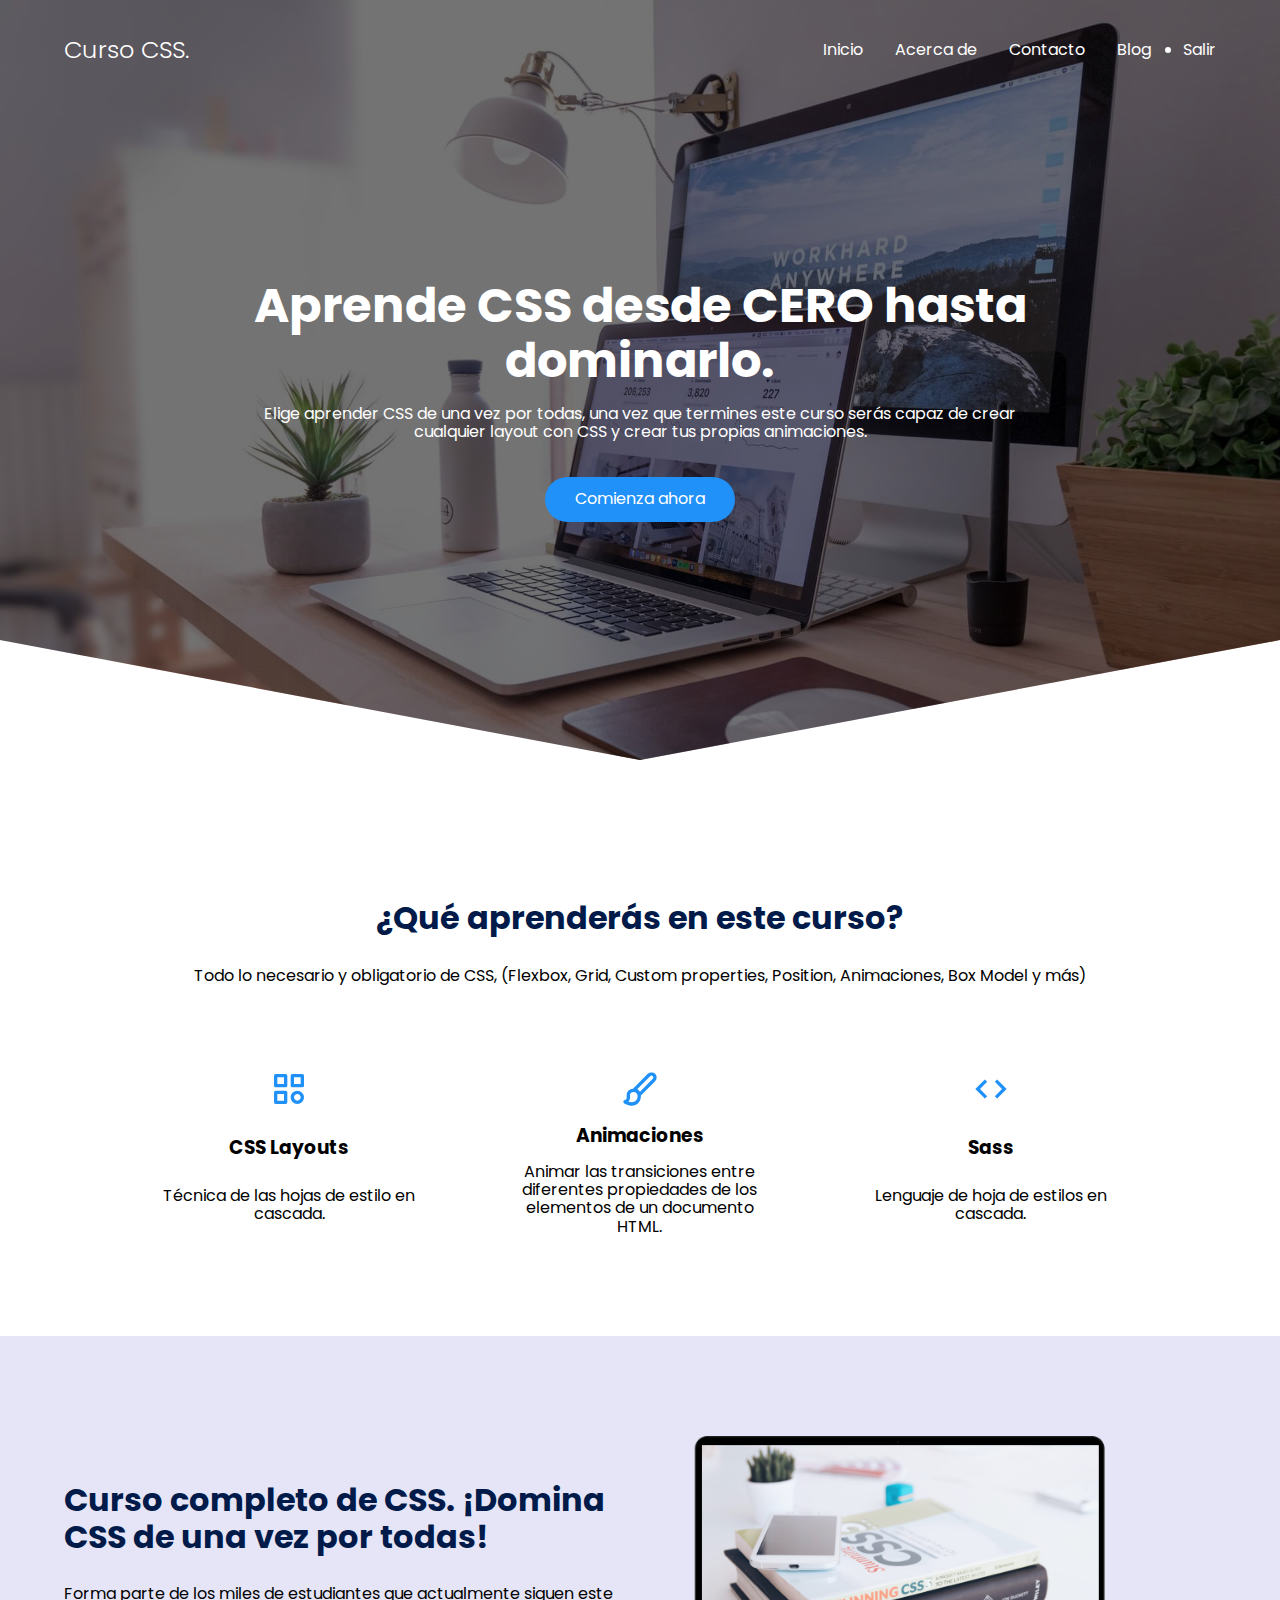
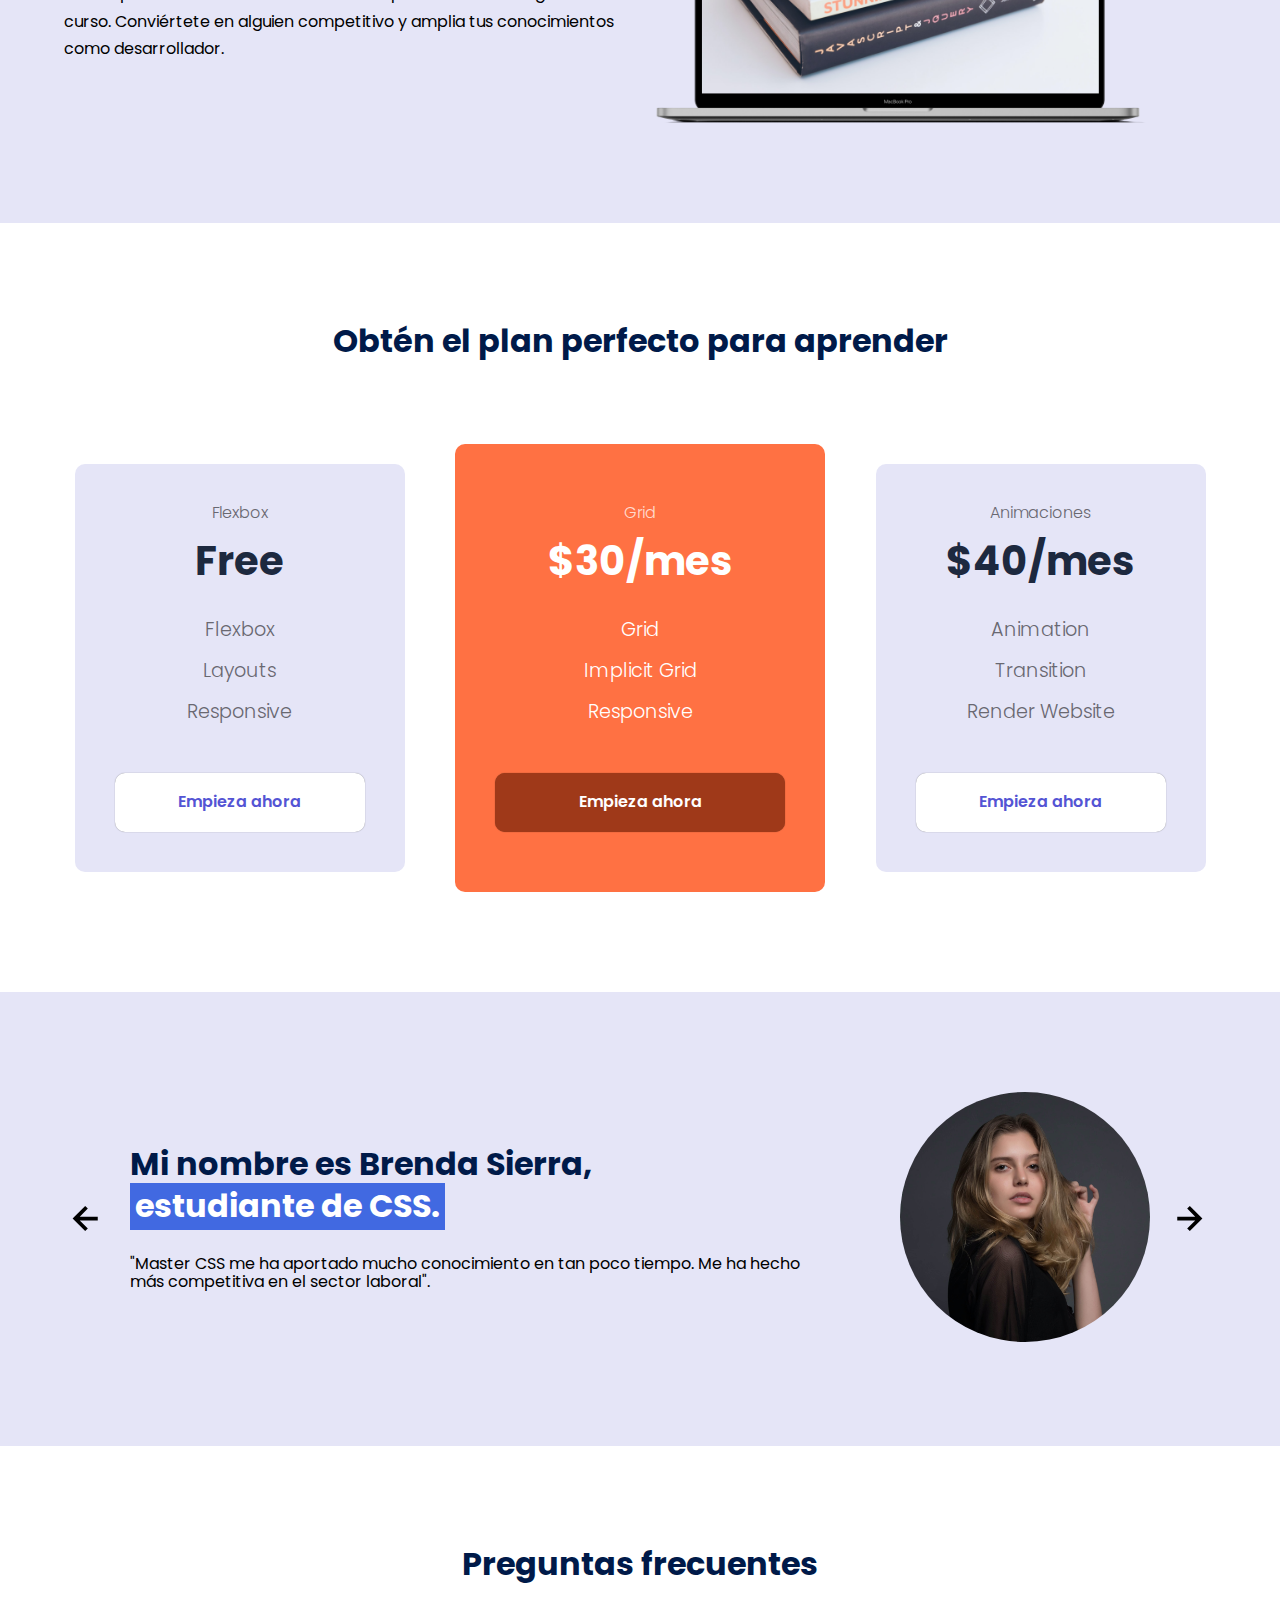
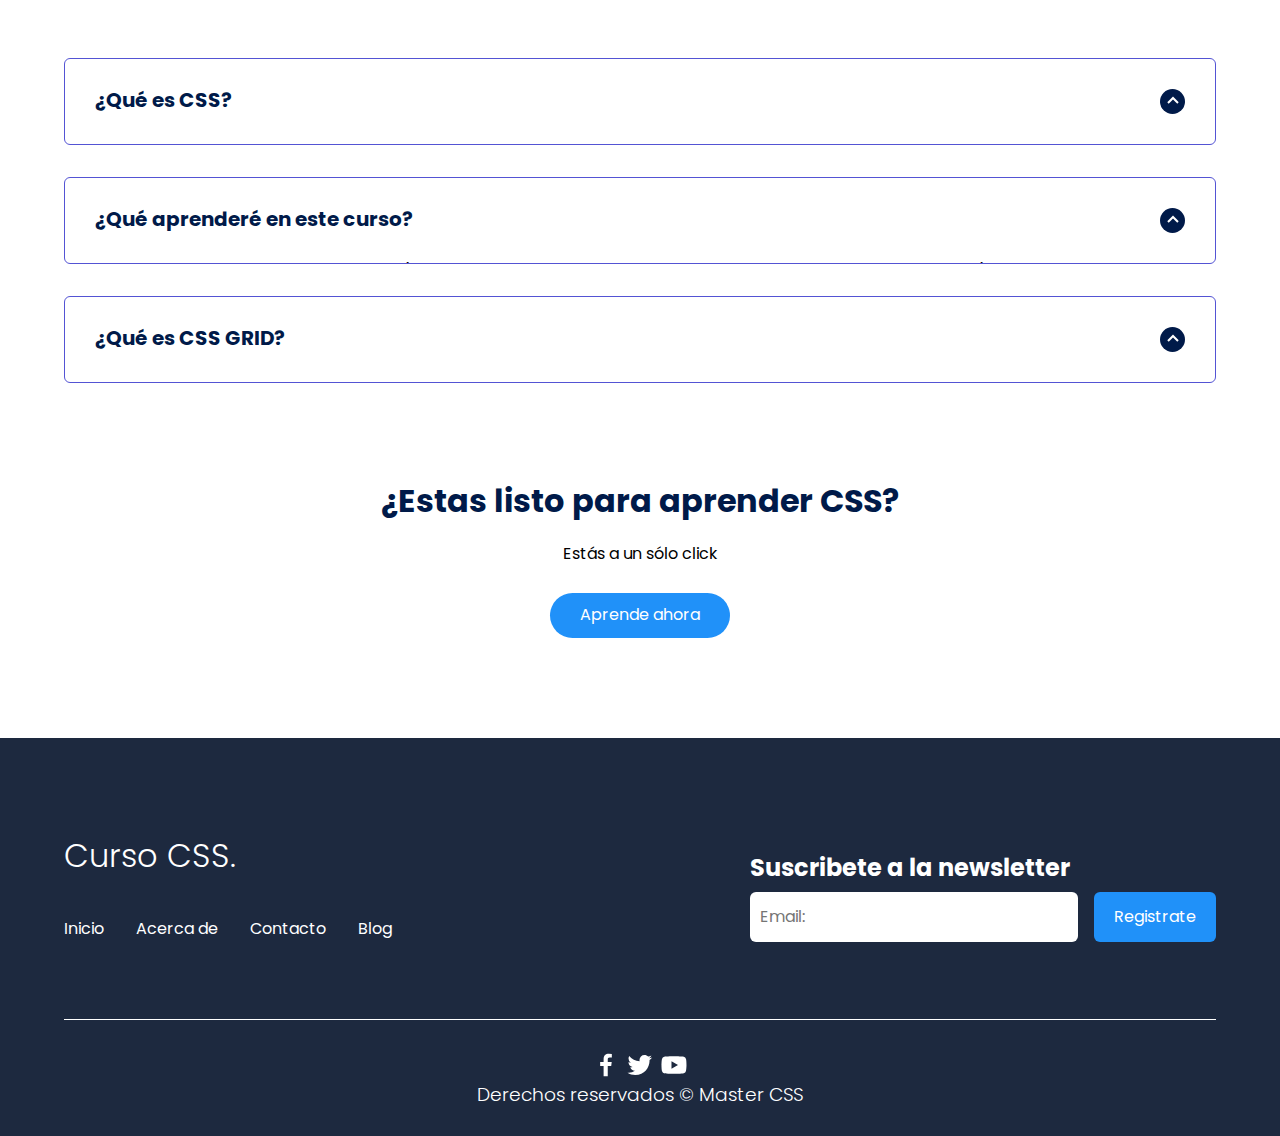
<file: siteweb2/index.html>
<!DOCTYPE html>
<html lang="es">

<head>
    <meta charset="UTF-8">
    <meta http-equiv="X-UA-Compatible" content="IE=edge">
    <meta name="viewport" content="width=device-width, initial-scale=1.0">
    <title>Master CSS</title>
    <link rel="shortcut icon" href="./images/favicon.png" type="image/x-icon">
    <link rel="stylesheet" href="./css/normalize.css">
    <link rel="stylesheet" href="./css/estilos.css">

    <meta name="theme-color" content="#2091F9">

    <meta name="title" content="Aprende CSS desde cero">
    <meta name="description"
        content="Hola, soy una descripción que verás cuando busques algo de mi temática en Google.">


    <meta property="og:type" content="website">
    <meta property="og:url" content="https://alexcgdesign.github.io">
    <meta property="og:title" content="Aprende CSS desde cero">
    <meta property="og:description"
        content="Hola, soy una descripción que verás cuando busques algo de mi temática en Google.">
    <meta property="og:image" content="https://alexcgdesign.github.io/images/css.jpg">

    <meta property="twitter:card" content="summary_large_image">
    <meta property="twitter:url" content="https://www.jordanalex.com/">
    <meta property="twitter:title" content="Aprende CSS desde cero">
    <meta property="twitter:description"
        content="Hola, soy una descripción que verás cuando busques algo de mi temática en Google.">
    <meta property="twitter:image" content="https://alexcgdesign.github.io/images/css.jpg">
</head>

<body>

    <header class="hero">
        <nav class="nav container">
            <div class="nav__logo">
                <h2 class="nav__title">Curso CSS.</h2>
            </div>

            <ul class="nav__link nav__link--menu">
                <li class="nav__items">
                    <a href="inicio.html" class="nav__links">Inicio</a>
                </li>
                <li class="nav__items">
                    <a href="acercade.html" class="nav__links">Acerca de</a>
                </li>
                <li class="nav__items">
                    <a href="contacto.html" class="nav__links">Contacto</a>
                </li>
                <li class="nav__items">
                    <a href="blog.html" class="nav__links">Blog</a>
                </li>
                <li>
                    <a href="../logout.php" class="nav__links">Salir</a>
                </li>

                <img src="./images/close.svg" class="nav__close">
            </ul>

            <div class="nav__menu">
                <img src="./images/menu.svg" class="nav__img">
            </div>
        </nav>

        <section class="hero__container container">
            <h1 class="hero__title">Aprende CSS desde CERO hasta dominarlo.</h1>
            <p class="hero__paragraph">Elige aprender CSS de una vez por todas, una vez que termines este curso serás
                capaz de crear cualquier layout con CSS y crear tus propias animaciones.</p>
            <a href="comienza.html" class="cta">Comienza ahora</a>
        </section>
    </header>

    <main>
        <section class="container about">
            <h2 class="subtitle">¿Qué aprenderás en este curso?</h2>
            <p class="about__paragraph">Todo lo necesario y obligatorio de CSS, (Flexbox, Grid, Custom properties,
                Position, Animaciones, Box Model y más)</p>

            <div class="about__main">
                <article class="about__icons">
                    <img src="./images/shapes.svg" class="about__icon">
                    <h3 class="about__title">CSS Layouts</h3>
                    <p class="about__paragrah">Técnica de las hojas de estilo en cascada.</p>
                </article>

                <article class="about__icons">
                    <img src="./images/paint.svg" class="about__icon">
                    <h3 class="about__title">Animaciones</h3>
                    <p class="about__paragrah">Animar las transiciones entre diferentes propiedades de los elementos de un documento HTML.</p>
                </article>

                <article class="about__icons">
                    <img src="./images/code.svg" class="about__icon">
                    <h3 class="about__title">Sass</h3>
                    <p class="about__paragrah"> Lenguaje de hoja de estilos en cascada.</p>
                </article>
            </div>
        </section>

        <section class="knowledge">
            <div class="knowledge__container container">
                <div class="knowledege__texts">
                    <h2 class="subtitle">Curso completo de CSS. ¡Domina CSS de una vez por todas!</h2>
                    <p class="knowledge__paragraph">Forma parte de los miles de estudiantes que actualmente siguen este curso. Conviértete en alguien competitivo y amplia tus conocimientos como desarrollador.</a>
                </div>

                <figure class="knowledge__picture">
                    <img src="./images/macbook.png" class="knowledge__img">
                </figure>
            </div>
        </section>

        <section class="price container">
            <h2 class="subtitle">Obtén el plan perfecto para aprender</h2>

            <div class="price__table">
                <div class="price__element">
                    <p class="price__name">Flexbox</p>
                    <h3 class="price__price">Free</h3>

                    <div class="price__items">
                        <p class="price__features">Flexbox</p>
                        <p class="price__features">Layouts</p>
                        <p class="price__features">Responsive</p>
                    </div>

                    <a href="#" class="price__cta">Empieza ahora</a>
                </div>


                <div class="price__element price__element--best">
                    <p class="price__name">Grid</p>
                    <h3 class="price__price">$30/mes</h3>

                    <div class="price__items">
                        <p class="price__features">Grid</p>
                        <p class="price__features">Implicit Grid</p>
                        <p class="price__features">Responsive</p>
                    </div>

                    <a href="#" class="price__cta">Empieza ahora</a>
                </div>


                <div class="price__element">
                    <p class="price__name">Animaciones</p>
                    <h3 class="price__price">$40/mes</h3>

                    <div class="price__items">
                        <p class="price__features">Animation</p>
                        <p class="price__features">Transition</p>
                        <p class="price__features">Render Website</p>
                    </div>

                    <a href="#" class="price__cta">Empieza ahora</a>
                </div>


            </div>
        </section>

        <section class="testimony">
            <div class="testimony__container container">
                <img src="./images/leftarrow.svg" class="testimony__arrow" id="before">

                <section class="testimony__body testimony__body--show" data-id="1">
                    <div class="testimony__texts">
                        <h2 class="subtitle">Mi nombre es Brenda Sierra, <span class="testimony__course">estudiante
                                de CSS.</span></h2>
                        <p class="testimony__review">"Master CSS me ha aportado mucho conocimiento en tan poco tiempo. Me ha hecho más competitiva en el sector laboral".</p>
                    </div>

                    <figure class="testimony__picture">
                        <img src="./images/face.jpg" class="testimony__img">
                    </figure>
                </section>

                <section class="testimony__body" data-id="2">
                    <div class="testimony__texts">
                        <h2 class="subtitle">Mi nombre es Laura Ramírez, <span class="testimony__course">estudiante de
                                CSS.</span></h2>
                        <p class="testimony__review">"Es un curso muy didáctico y es una buena inversión. Me ha ayudado en mi vida profesional y laboral. Ampliamente recomendado".</p>
                    </div>

                    <figure class="testimony__picture">
                        <img src="./images/face2.jpg" class="testimony__img">
                    </figure>
                </section>

                <section class="testimony__body" data-id="3">
                    <div class="testimony__texts">
                        <h2 class="subtitle">Mi nombre es Alejandro Gómez, <span class="testimony__course">estudiante de
                                CSS.</span></h2>
                        <p class="testimony__review">"Buen nivel del curso y lo mejor es que aprendes a tu ritmo. Con los conocimientos adquiridos he tenido mejores oportunidades laborales".</p>
                    </div>

                    <figure class="testimony__picture">
                        <img src="./images/face3.jpg" class="testimony__img">
                    </figure>
                </section>

                <section class="testimony__body" data-id="4">
                    <div class="testimony__texts">
                        <h2 class="subtitle">Mi nombre es Gerardo Alamilla, <span class="testimony__course">estudiante de
                                CSS.</span></h2>
                        <p class="testimony__review">"Es un curso muy completo con instructores certificados y capacitados. Aprendes mucho y si tienes alguna duda puedes contactar a algún profesor". </p>
                    </div>

                    <figure class="testimony__picture">
                        <img src="./images/face4.jpg" class="testimony__img">
                    </figure>
                </section>


                <img src="./images/rightarrow.svg" class="testimony__arrow" id="next">
            </div>
        </section>

        <section class="questions container">
            <h2 class="subtitle">Preguntas frecuentes</h2>
            <p class="questions__paragraph"></p>

            <section class="questions__container">
                <article class="questions__padding">
                    <div class="questions__answer">
                        <h3 class="questions__title">¿Qué es CSS?
                            <span class="questions__arrow">
                                <img src="./images/arrow.svg" class="questions__img">
                            </span>
                        </h3>

                        <p class="questions__show">Básicamente, es un lenguaje que maneja el diseño y presentación de las páginas web, es decir, cómo lucen cuando un usuario las visita. Funciona junto con el lenguaje HTML que se encarga del contenido básico de las páginas.</p>
                    </div>
                </article>

                <article class="questions__padding">
                    <div class="questions__answer">
                        <h3 class="questions__title">¿Qué aprenderé en este curso?
                            <span class="questions__arrow">
                                <img src="./images/arrow.svg" class="questions__img">
                            </span>
                        </h3>

                        <p class="questions__show">Todo lo necesario y obligatorio de CSS, (Flexbox, Grid, Custom properties, Position, Animaciones, Box Model y más). Además algunos hacks que pueden ser de gran ayuda.</p>
                    </div>
                </article>

                <article class="questions__padding">
                    <div class="questions__answer">
                        <h3 class="questions__title">¿Qué es CSS GRID?
                            <span class="questions__arrow">
                                <img src="./images/arrow.svg" class="questions__img">
                            </span>
                        </h3>

                        <p class="questions__show">CSS Grid contiene funciones de diseño dirigidas a los desarrolladores de aplicaciones web. El CSS grid se puede utilizar para lograr muchos diseños diferentes.</p>
                    </div>
                </article>
            </section>

            <section class="questions__offer">
                <h2 class="subtitle">¿Estas listo para aprender CSS?</h2>
                <p class="questions__copy">Estás a un sólo click</p>
                <a href="#" class="cta">Aprende ahora</a>
            </section>
        </section>
    </main>

    <footer class="footer">
        <section class="footer__container container">
            <nav class="nav nav--footer">
                <h2 class="footer__title">Curso CSS.</h2>

                <ul class="nav__link nav__link--footer">
                    <li class="nav__items">
                        <a href="inicio.html" class="nav__links">Inicio</a>
                    </li>
                    <li class="nav__items">
                        <a href="acercade.html" class="nav__links">Acerca de</a>
                    </li>
                    <li class="nav__items">
                        <a href="contacto.html" class="nav__links">Contacto</a>
                    </li>
                    <li class="nav__items">
                        <a href="blog.html" class="nav__links">Blog</a>
                    </li>
                </ul>
            </nav>

            <form class="footer__form" action="https://formspree.io/f/mknkkrkj" method="POST">
                <h2 class="footer__newsletter">Suscribete a la newsletter</h2>
                <div class="footer__inputs">
                    <input type="email" placeholder="Email:" class="footer__input" name="_replyto">
                    <input type="submit" value="Registrate" class="footer__submit">
                </div>
            </form>
        </section>

        <section class="footer__copy container">
            <div class="footer__social">
                <a href="#" class="footer__icons"><img src="./images/facebook.svg" class="footer__img"></a>
                <a href="#" class="footer__icons"><img src="./images/twitter.svg" class="footer__img"></a>
                <a href="#" class="footer__icons"><img src="./images/youtube.svg" class="footer__img"></a>
            </div>

            <h3 class="footer__copyright">Derechos reservados &copy; Master CSS</h3>
        </section>
    </footer>

    <script src="./js/slider.js"></script>
    <script src="./js/questions.js"></script>
    <script src="./js/menu.js"></script>


</body>

</html>
</file>
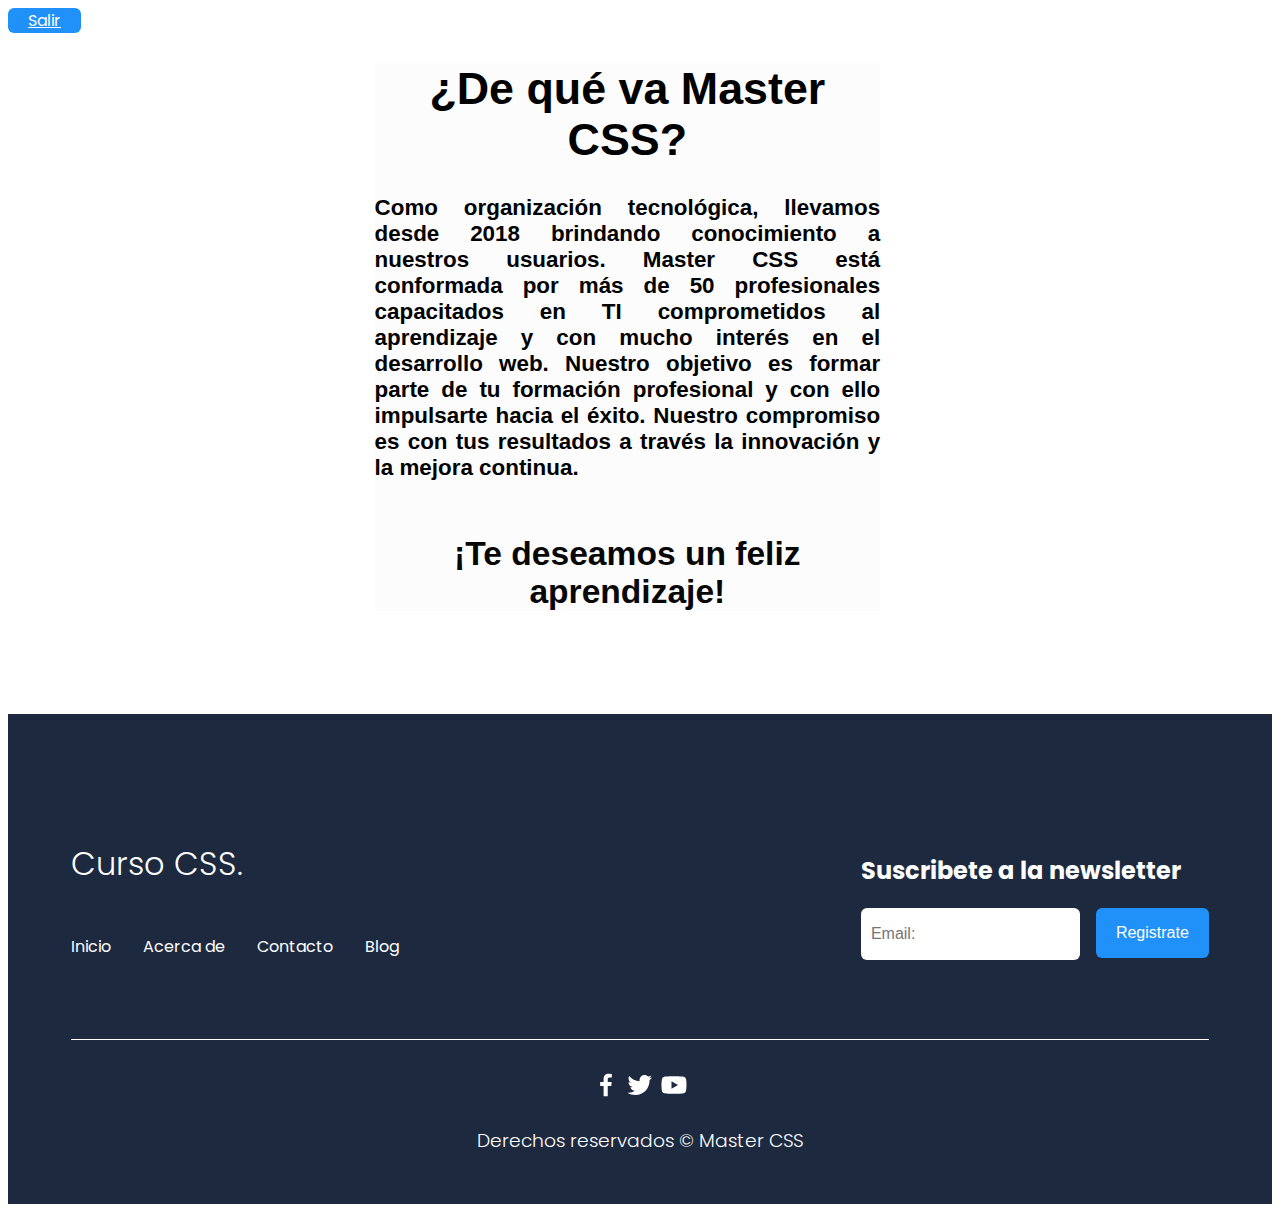
<file: siteweb2/acercade.html>
<!DOCTYPE html>
<html lang="en">
<head>
    <meta charset="UTF-8">
    <meta http-equiv="X-UA-Compatible" content="IE=edge">
    <meta name="viewport" content="width=device-width, initial-scale=1.0">
    <link rel="stylesheet" href="styleacerca.css">
    <title>Acerca de</title>
    <link rel="shortcut icon" href="./images/favicon.png" type="image/x-icon">
    <meta name="theme-color" content="#2091F9">
</head>

<body>
    <header>
     <a href="../logout.php">Salir</a>     
    </header>
  

    <div class="contenedor">
        <h1>¿De qué va Master CSS?</h1>
        <p>Como organización tecnológica, llevamos desde 2018 brindando conocimiento a nuestros usuarios.
            Master CSS está conformada por más de 50 profesionales capacitados en TI comprometidos al aprendizaje y con mucho interés en el desarrollo web.
            Nuestro objetivo es formar parte de tu formación profesional y con ello impulsarte hacia el éxito. 
            Nuestro compromiso es con tus resultados a través la innovación y la mejora continua.
            <br><br><h2>¡Te deseamos un feliz aprendizaje!</h2>
        </p>
    </div>
    <br><br><br>



    <footer class="footer">
        <section class="footer__container container">
            <nav class="nav nav--footer">
                <h2 class="footer__title">Curso CSS.</h2>

                <ul class="nav__link nav__link--footer">
                    <li class="nav__items">
                        <a href="inicio.html" class="nav__links">Inicio</a>
                    </li>
                    <li class="nav__items">
                        <a href="acercade.html" class="nav__links">Acerca de</a>
                    </li>
                    <li class="nav__items">
                        <a href="contacto.html" class="nav__links">Contacto</a>
                    </li>
                    <li class="nav__items">
                        <a href="blog.html" class="nav__links">Blog</a>
                    </li>
                </ul>
            </nav>

            <form class="footer__form" action="https://formspree.io/f/mknkkrkj" method="POST">
                <h2 class="footer__newsletter">Suscribete a la newsletter</h2>
                <div class="footer__inputs">
                    <input type="email" placeholder="Email:" class="footer__input" name="_replyto">
                    <input type="submit" value="Registrate" class="footer__submit">
                </div>
            </form>
        </section>

        <section class="footer__copy container">
            <div class="footer__social">
                <a href="#" class="footer__icons"><img src="./images/facebook.svg" class="footer__img"></a>
                <a href="#" class="footer__icons"><img src="./images/twitter.svg" class="footer__img"></a>
                <a href="#" class="footer__icons"><img src="./images/youtube.svg" class="footer__img"></a>
            </div>

            <h3 class="footer__copyright">Derechos reservados &copy; Master CSS</h3>
        </section>
    </footer>
    

    

</body>

</html>
</file>
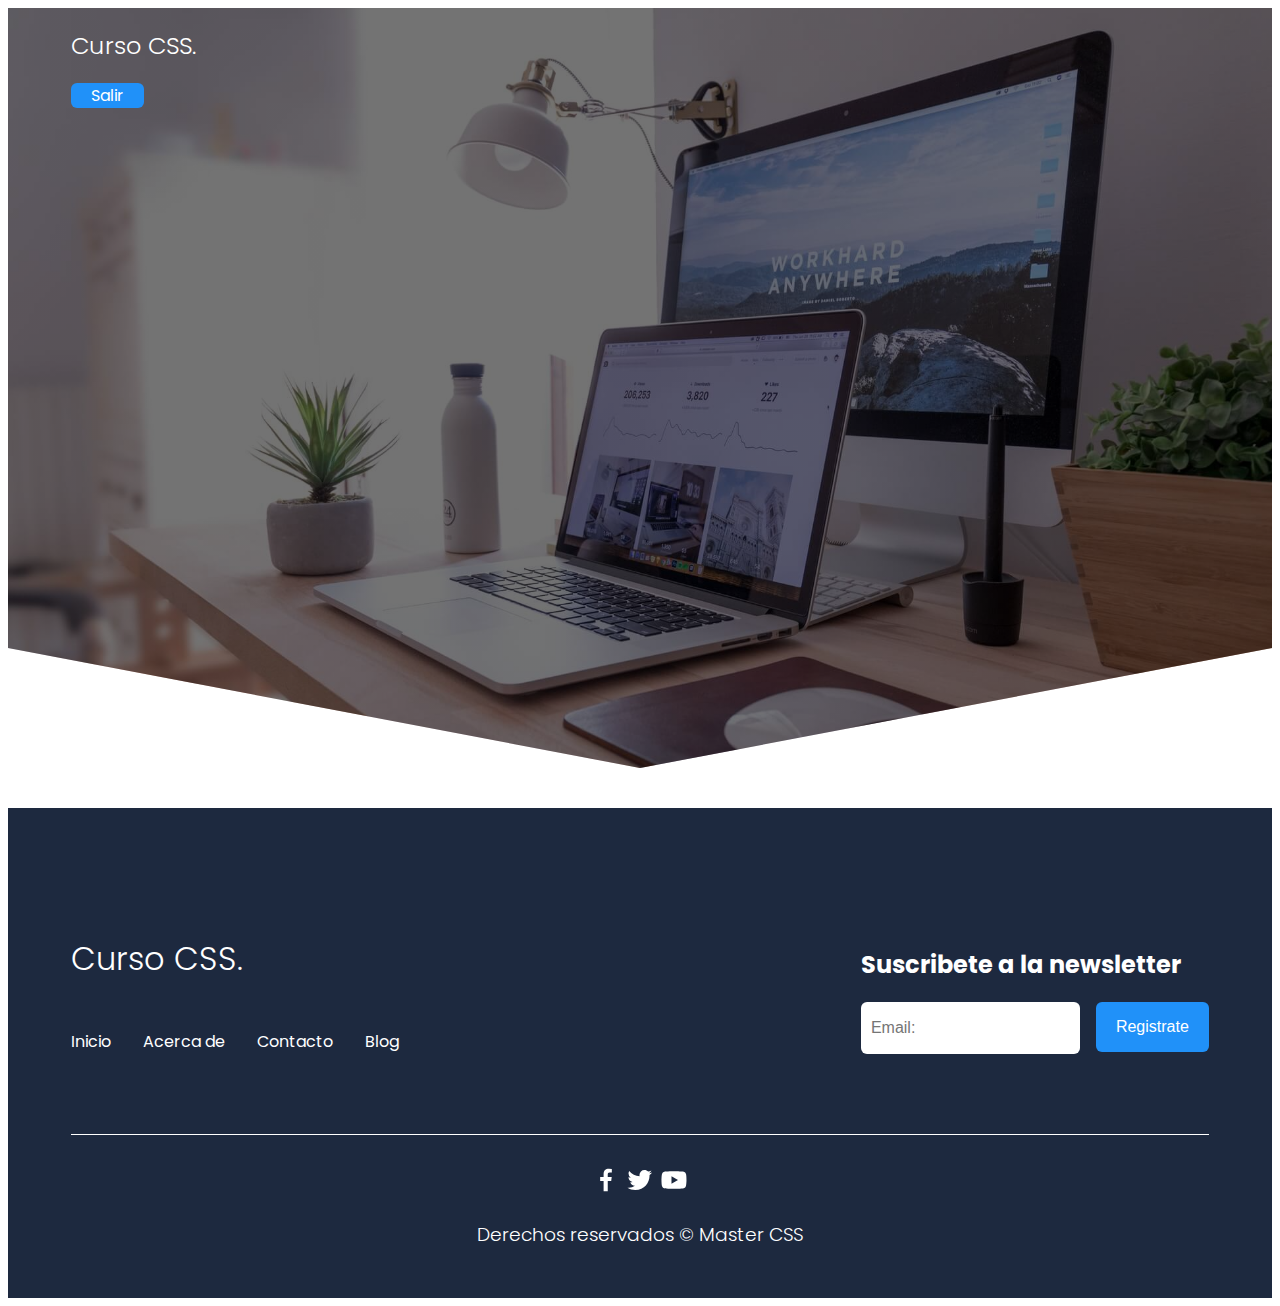
<file: siteweb2/blog.html>
<!DOCTYPE html>
<html lang="en">
<head>
    <meta charset="UTF-8">
    <meta http-equiv="X-UA-Compatible" content="IE=edge">
    <meta name="viewport" content="width=device-width, initial-scale=1.0">
    <link rel="stylesheet" href="styleblog.css">
    <title>Blog</title>
    <link rel="shortcut icon" href="./images/favicon.png" type="image/x-icon">
    <meta name="theme-color" content="#2091F9">
</head>

<body>
    <header class="hero">
        <nav class="nav container">
            <div class="nav__logo">
                <h2 class="nav__title">Curso CSS.</h2>
                <a href="../logout.php" class="nav__links">Salir</a>
            </div>
        </nav>
        
    </header>
    <footer class="footer">
        <section class="footer__container container">
            <nav class="nav nav--footer">
                <h2 class="footer__title">Curso CSS.</h2>

                <ul class="nav__link nav__link--footer">
                    <li class="nav__items">
                        <a href="inicio.html" class="nav__links">Inicio</a>
                    </li>
                    <li class="nav__items">
                        <a href="acercade.html" class="nav__links">Acerca de</a>
                    </li>
                    <li class="nav__items">
                        <a href="contacto.html" class="nav__links">Contacto</a>
                    </li>
                    <li class="nav__items">
                        <a href="blog.html" class="nav__links">Blog</a>
                    </li>
                </ul>
            </nav>

            <form class="footer__form" action="https://formspree.io/f/mknkkrkj" method="POST">
                <h2 class="footer__newsletter">Suscribete a la newsletter</h2>
                <div class="footer__inputs">
                    <input type="email" placeholder="Email:" class="footer__input" name="_replyto">
                    <input type="submit" value="Registrate" class="footer__submit">
                </div>
            </form>
        </section>

        <section class="footer__copy container">
            <div class="footer__social">
                <a href="#" class="footer__icons"><img src="./images/facebook.svg" class="footer__img"></a>
                <a href="#" class="footer__icons"><img src="./images/twitter.svg" class="footer__img"></a>
                <a href="#" class="footer__icons"><img src="./images/youtube.svg" class="footer__img"></a>
            </div>

            <h3 class="footer__copyright">Derechos reservados &copy; Master CSS</h3>
        </section>
    </footer>
    

    

</body>

</html>
</file>
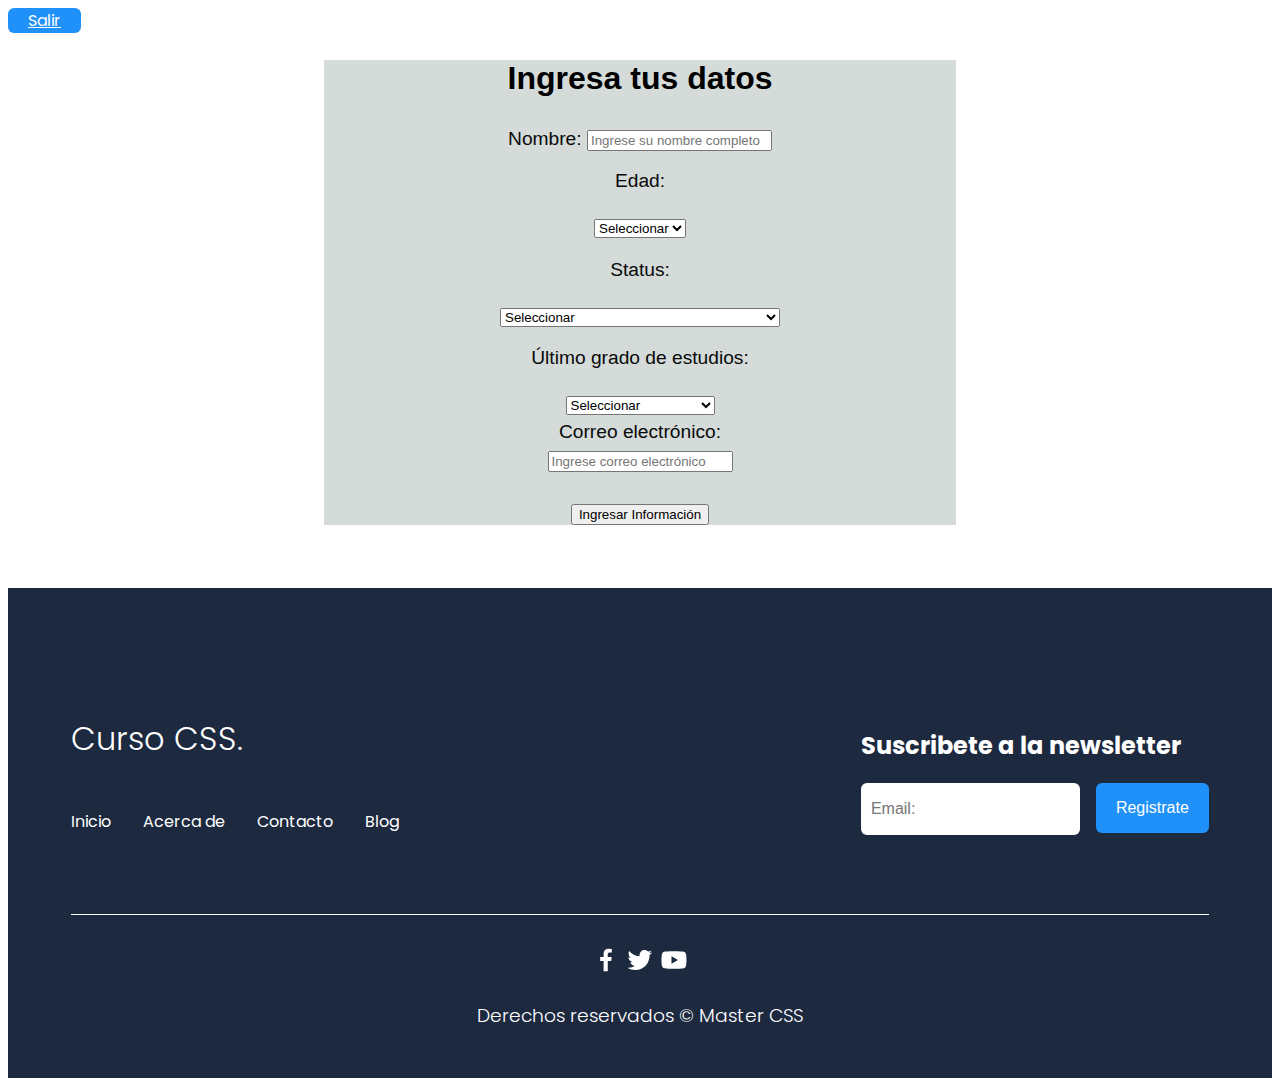
<file: siteweb2/comienza.html>
<!DOCTYPE html>
<html lang="en">
<head>
    <meta charset="UTF-8">
    <meta http-equiv="X-UA-Compatible" content="IE=edge">
    <meta name="viewport" content="width=device-width, initial-scale=1.0">
    <link rel="stylesheet" href="comienza.css">
    <title>Comienza ahora</title>
    <link rel="shortcut icon" href="./images/favicon.png" type="image/x-icon">
    <meta name="theme-color" content="#2091F9">
</head>

<body>
    <header>
        <a href="../logout.php">Salir</a>
    </header>
    <div class="contenedor">
        <h2>Ingresa tus datos</h2>

    <div class="css_form">
        
        <label for="nombre">Nombre: </label><input type="text" name="nombre" id="nombre" placeholder="Ingrese su nombre completo" required>
    </div>


    <div class="css_form">
        
        <p>Edad: </p> 
        <select name="formular" id="formular">
            <option value="Seleccionar">Seleccionar</option>
            <option value="15-20 años">15-20 años</option>
            <option value="21-25 años">21-25 años</option>
            <option value="26-30 años">26-30 años</option>
            <option value="31-35 años">31-35 años</option>
            <option value="36-40 años">36-40 años</option>
            <option value="41-45 años">41-45 años</option>
            <option value="46-50 años">46-50 años</option>
            <option value="50+">50+</option>
        </select>
        
    </div>
    <div class="css_form">
        <p>Status: </p>
        <select name="formular" id="formular">
            <option value="Seleccionar">Seleccionar</option>
            <option value="Estudiante">Estudiante</option>
            <option value="Trabajador de tiempo completo">Trabajador de tiempo completo</option>
            <option value="No trabajo ni estudio pero me interesa CSS">No trabajo ni estudio pero me interesa CSS</option>
        </select>
    </div>
    <div class="css_form">
        <p>Último grado de estudios: </p>
        <select name="formular" id="formular">
            <option value="Seleccionar">Seleccionar</option>
            <option value="Secundaria">Secundaria</option>
            <option value="Bachillerato o técnico">Bachillerato o técnico</option>
            <option value="Licenciatura">Licenciatura</option>
            <option value="Maestría">Maestría</option>
            <option value="Doctorado">Doctorado</option>
            <option value="Especialidad">Especialidad</option>
        </select>
    </div>


    <div class="css_form">
        
        <label for="correo">Correo electrónico: <br> </label><input type="text" name="correo" id="correo" placeholder="Ingrese correo electrónico" required>
    </div>
    <br>

    <div class="css_form">
        <input type="submit" name="submit" value="Ingresar Información">
    </div>

    </form>
    </div>
    </div>


    <footer class="footer">
        <section class="footer__container container">
            <nav class="nav nav--footer">
                <h2 class="footer__title">Curso CSS.</h2>

                <ul class="nav__link nav__link--footer">
                    <li class="nav__items">
                        <a href="inicio.html" class="nav__links">Inicio</a>
                    </li>
                    <li class="nav__items">
                        <a href="acercade.html" class="nav__links">Acerca de</a>
                    </li>
                    <li class="nav__items">
                        <a href="contacto.html" class="nav__links">Contacto</a>
                    </li>
                    <li class="nav__items">
                        <a href="blog.html" class="nav__links">Blog</a>
                    </li>
                </ul>
            </nav>

            <form class="footer__form" action="https://formspree.io/f/mknkkrkj" method="POST">
                <h2 class="footer__newsletter">Suscribete a la newsletter</h2>
                <div class="footer__inputs">
                    <input type="email" placeholder="Email:" class="footer__input" name="_replyto">
                    <input type="submit" value="Registrate" class="footer__submit">
                </div>
            </form>
        </section>

        <section class="footer__copy container">
            <div class="footer__social">
                <a href="#" class="footer__icons"><img src="./images/facebook.svg" class="footer__img"></a>
                <a href="#" class="footer__icons"><img src="./images/twitter.svg" class="footer__img"></a>
                <a href="#" class="footer__icons"><img src="./images/youtube.svg" class="footer__img"></a>
            </div>

            <h3 class="footer__copyright">Derechos reservados &copy; Master CSS</h3>
        </section>
    </footer>
    

    

</body>

</html>
</file>
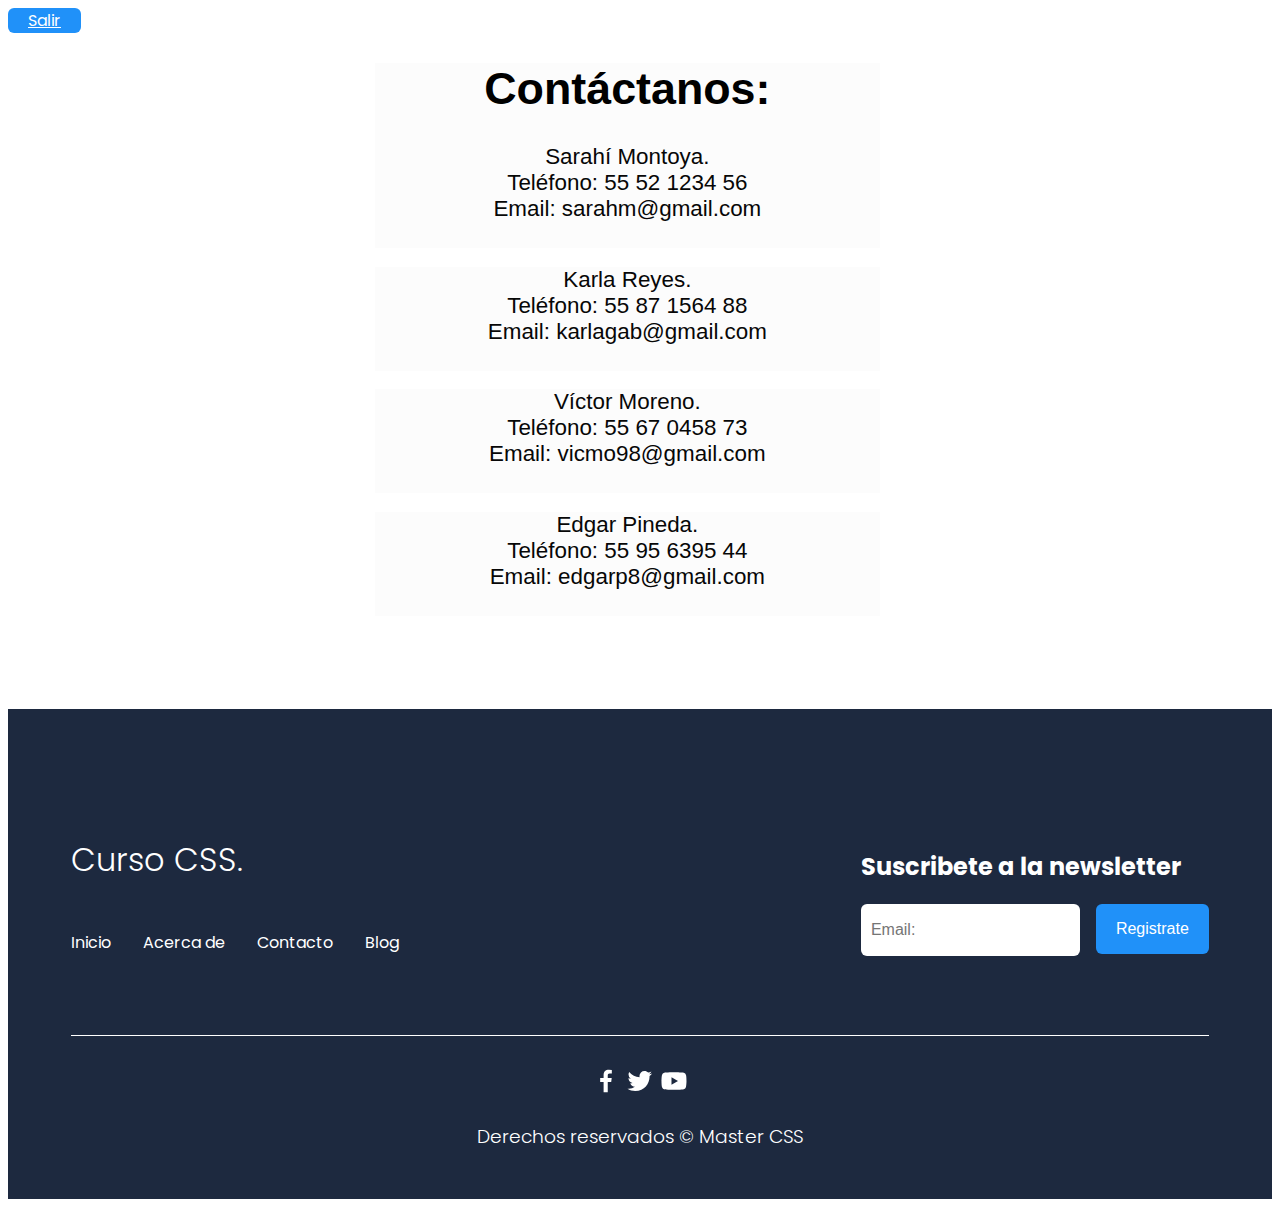
<file: siteweb2/contacto.html>
<!DOCTYPE html>
<html lang="en">
<head>
    <meta charset="UTF-8">
    <meta http-equiv="X-UA-Compatible" content="IE=edge">
    <meta name="viewport" content="width=device-width, initial-scale=1.0">
    <link rel="stylesheet" href="stylecontac.css">
    <title>Contacto</title>
    <link rel="shortcut icon" href="./images/favicon.png" type="image/x-icon">
    <meta name="theme-color" content="#2091F9">
</head>

<body>
    <header>
        <a href="../logout.php" >Salir</a>
    </header>
    <div class="contenedor">
        <h1>Contáctanos:</h1>
        <h2>Sarahí Montoya. <br>Teléfono: 55 52 1234 56 <br>Email: sarahm@gmail.com
            <br><br>
        </h2>
    </div>

    <div class="contenedor">
        <h2>Karla Reyes. <br>Teléfono: 55 87 1564 88 <br>Email: karlagab@gmail.com
            <br><br>
        </h2>
    </div>

    <div class="contenedor">
        <h2>Víctor Moreno. <br>Teléfono: 55 67 0458 73 <br>Email: vicmo98@gmail.com
            <br><br>
        </h2>
    </div>

    <div class="contenedor">
        <h2>Edgar Pineda. <br>Teléfono: 55 95 6395 44 <br>Email: edgarp8@gmail.com
            <br><br>
        </h2>
    </div>
    <br><br><br>


    <footer class="footer">
        <section class="footer__container container">
            <nav class="nav nav--footer">
                <h2 class="footer__title">Curso CSS.</h2>

                <ul class="nav__link nav__link--footer">
                    <li class="nav__items">
                        <a href="inicio.html" class="nav__links">Inicio</a>
                    </li>
                    <li class="nav__items">
                        <a href="acercade.html" class="nav__links">Acerca de</a>
                    </li>
                    <li class="nav__items">
                        <a href="contacto.html" class="nav__links">Contacto</a>
                    </li>
                    <li class="nav__items">
                        <a href="blog.html" class="nav__links">Blog</a>
                    </li>
                </ul>
            </nav>

            <form class="footer__form" action="https://formspree.io/f/mknkkrkj" method="POST">
                <h2 class="footer__newsletter">Suscribete a la newsletter</h2>
                <div class="footer__inputs">
                    <input type="email" placeholder="Email:" class="footer__input" name="_replyto">
                    <input type="submit" value="Registrate" class="footer__submit">
                </div>
            </form>
        </section>

        <section class="footer__copy container">
            <div class="footer__social">
                <a href="#" class="footer__icons"><img src="./images/facebook.svg" class="footer__img"></a>
                <a href="#" class="footer__icons"><img src="./images/twitter.svg" class="footer__img"></a>
                <a href="#" class="footer__icons"><img src="./images/youtube.svg" class="footer__img"></a>
            </div>

            <h3 class="footer__copyright">Derechos reservados &copy; Master CSS</h3>
        </section>
    </footer>
    

    

</body>

</html>
</file>
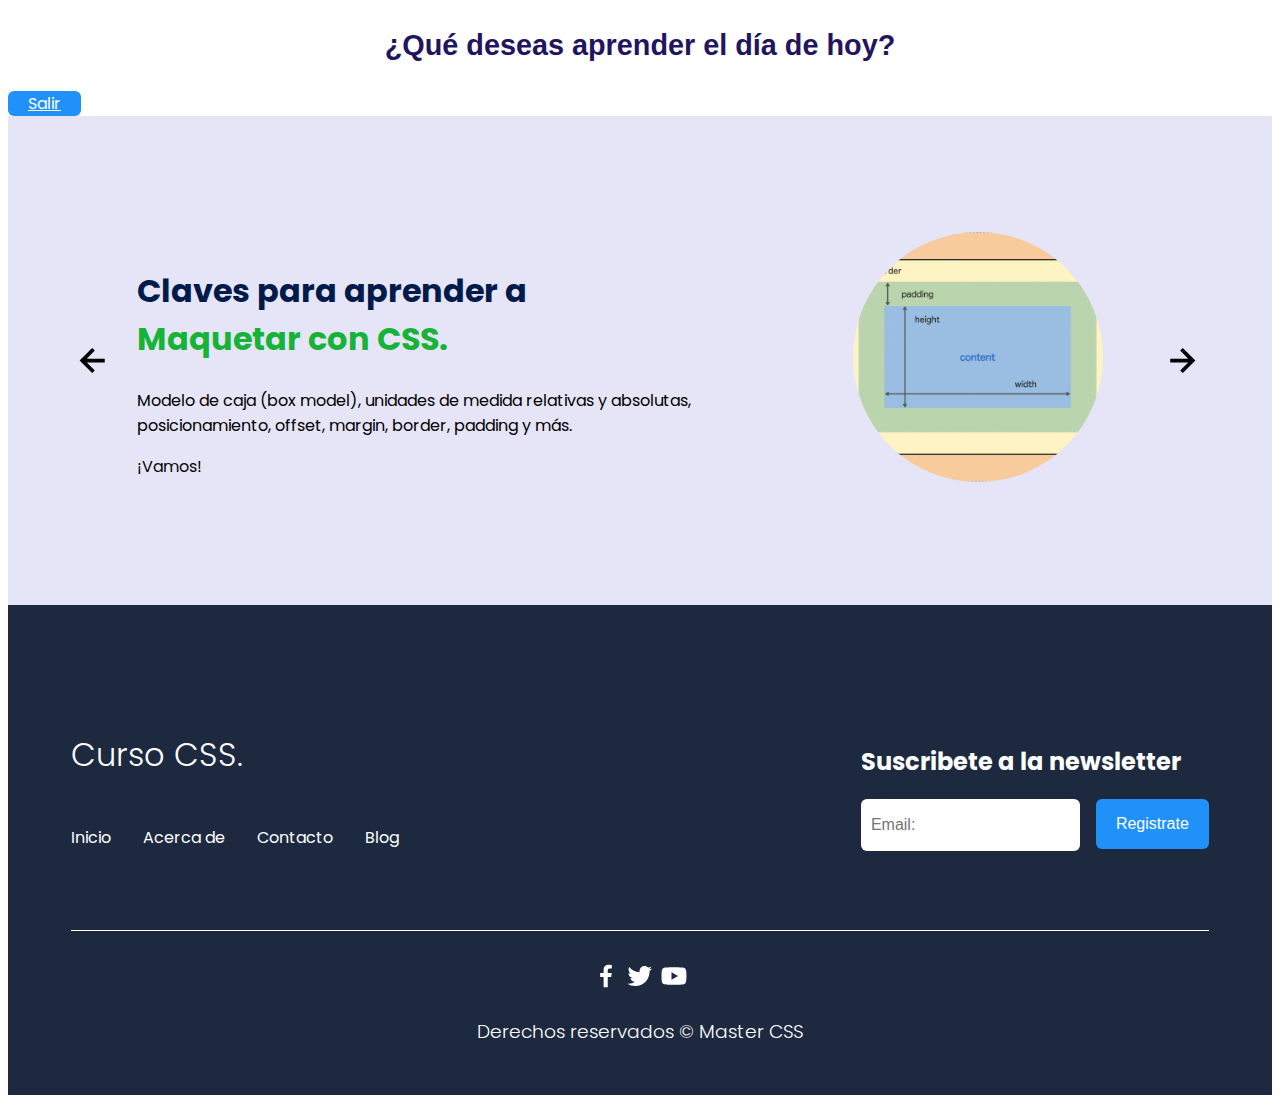
<file: siteweb2/inicio.html>
<!DOCTYPE html>
<html lang="en">
<head>
    <meta charset="UTF-8">
    <meta http-equiv="X-UA-Compatible" content="IE=edge">
    <meta name="viewport" content="width=device-width, initial-scale=1.0">
    <link rel="stylesheet" href="stylein.css">
    <title>Inicio</title>
    <link rel="shortcut icon" href="./images/favicon.png" type="image/x-icon">
    <meta name="theme-color" content="#2091F9">
</head>

<body>

    <header>
        <p>¿Qué deseas aprender el día de hoy?</p>
        <a href="../logout.php">Salir</a>
    </header>
    

    <section class="testimony">
        <div class="testimony__container container">
            <img src="./images/leftarrow.svg" class="testimony__arrow" id="before">

            <section class="testimony__body testimony__body--show" data-id="1">
                <div class="testimony__texts">
                    <h2 class="subtitle">Claves para aprender a <br><span style="color: rgb(22, 179, 56);"> Maquetar con CSS. </span></h2>
                    <p class="testimony__review">Modelo de caja (box model), unidades de medida relativas y absolutas, posicionamiento, offset, margin, border, padding y más.</p>
                    <a href="https://www.campusmvp.es/recursos/post/claves-para-aprender-css.aspx" target="_blank">¡Vamos!</a>
                </div>

                <figure class="testimony__picture">
                    <img src="./images/padding.png" class="testimony__img">
                </figure>
            </section>

            <section class="testimony__body" data-id="2">
                <div class="testimony__texts">
                    <h2 class="subtitle"><span style="color: rgb(22, 179, 56);"> Estilizar la página web </span> mediante los selectores.</h2>
                    <p class="testimony__review">En CSS los selectores se utilizan para delimitar los elementos HTML de una página web a los que queremos aplicar estilo.</p>
                    <a href="https://developer.mozilla.org/es/docs/Learn/CSS/Building_blocks/Selectors" target="_blank">¡Vamos!</a>
                </div>

                <figure class="testimony__picture">
                    <img src="./images/color.jpg" class="testimony__img">
                </figure>
            </section>

            <section class="testimony__body" data-id="3">
                <div class="testimony__texts">
                    <h2 class="subtitle">Comprender la <br><span style="color: rgb(22, 179, 56);"> Herencia. </span></h2>
                    <p class="testimony__review">Algunos valores de las propiedades CSS que se han establecido para los elementos padre los heredan los elementos hijo, pero otros no.</p>
                    <a href="https://developer.mozilla.org/es/docs/Learn/CSS/Building_blocks/Cascade_and_inheritance" target="_blank">¡Vamos!</a>
                </div>

                <figure class="testimony__picture">
                    <img src="./images/herencia.png" class="testimony__img">
                </figure>
            </section>

            <img src="./images/rightarrow.svg" class="testimony__arrow" id="next">
        </div>
    </section>


    <footer class="footer">
        <section class="footer__container container">
            <nav class="nav nav--footer">
                <h2 class="footer__title">Curso CSS.</h2>

                <ul class="nav__link nav__link--footer">
                    <li class="nav__items">
                        <a href="inicio.html" class="nav__links">Inicio</a>
                    </li>
                    <li class="nav__items">
                        <a href="acercade.html" class="nav__links">Acerca de</a>
                    </li>
                    <li class="nav__items">
                        <a href="contacto.html" class="nav__links">Contacto</a>
                    </li>
                    <li class="nav__items">
                        <a href="blog.html" class="nav__links">Blog</a>
                    </li>
                </ul>
            </nav>

            <form class="footer__form" action="https://formspree.io/f/mknkkrkj" method="POST">
                <h2 class="footer__newsletter">Suscribete a la newsletter</h2>
                <div class="footer__inputs">
                    <input type="email" placeholder="Email:" class="footer__input" name="_replyto">
                    <input type="submit" value="Registrate" class="footer__submit">
                </div>
            </form>
        </section>

        <section class="footer__copy container">
            <div class="footer__social">
                <a href="#" class="footer__icons"><img src="./images/facebook.svg" class="footer__img"></a>
                <a href="#" class="footer__icons"><img src="./images/twitter.svg" class="footer__img"></a>
                <a href="#" class="footer__icons"><img src="./images/youtube.svg" class="footer__img"></a>
            </div>

            <h3 class="footer__copyright">Derechos reservados &copy; Master CSS</h3>
        </section>
    </footer>
    <script src="./js/slider2.js"></script>

    

</body>

</html>
</file>
<file: siteweb2/css/estilos.css>
@import url('https://fonts.googleapis.com/css2?family=Poppins:wght@300;400;600;700&display=swap');

:root {
    --padding-container: 100px 0;
    --color-title: #001A49;
}

body {
    font-family: 'Poppins', sans-serif;
}

.container {
    width: 90%;
    max-width: 1200px;
    margin: 0 auto;
    overflow: hidden;
    padding: var(--padding-container);
}

.hero {
    width: 100%;
    height: 100vh;
    min-height: 600px;
    max-height: 800px;
    position: relative;
    display: grid;
    grid-template-rows: 100px 1fr;
    color: #fff;
}

.hero::before {
    content: "";
    position: absolute;
    top: 0;
    left: 0;
    width: 100%;
    height: 100%;
    background-image: linear-gradient(180deg, #0000008c 0%, #0000008c 100%), url('../images/computer.jpg');
    background-size: cover;
    clip-path: polygon(0 0, 100% 0, 100% 80%, 50% 95%, 0 80%);
    z-index: -1;
}


/* Nav */

.nav {
    --padding-container: 0;
    height: 100%;
    display: flex;
    align-items: center;
}

.nav__title {
    font-weight: 300;
}

.nav__link {
    margin-left: auto;
    padding: 0;
    display: grid;
    grid-auto-flow: column;
    grid-auto-columns: max-content;
    gap: 2em;
}

.nav__items {
    list-style: none;
}

.nav__links {
    color: #fff;
    text-decoration: none;
}

.nav__menu {
    margin-left: auto;
    cursor: pointer;
    display: none;
}

.nav__img {
    display: block;
    width: 30px;
}


.nav__close {
    display: var(--show, none);
}


/* Hero container */

.hero__container {
    max-width: 800px;
    --padding-container: 0;
    display: grid;
    grid-auto-rows: max-content;
    align-content: center;
    gap: 1em;
    padding-bottom: 100px;
    text-align: center;
}

.hero__title {
    font-size: 3rem;
}

.hero__paragraph {
    margin-bottom: 20px;
}

.cta {
    display: inline-block;
    background-color: #2091F9;
    justify-self: center;
    color: #fff;
    text-decoration: none;
    padding: 13px 30px;
    border-radius: 32px;
}

/* About */

.about {
    text-align: center;
}

.subtitle {
    color: var(--color-title);
    font-size: 2rem;
    margin-bottom: 25px;
}


.about__paragraph {
    line-height: 1.7;
}

.about__main {
    padding-top: 80px;
    display: grid;
    width: 90%;
    margin: 0 auto;
    gap: 1em;
    overflow: hidden;
    grid-template-columns: repeat(auto-fit, minmax(260px, auto));
}


.about__icons {
    display: grid;
    gap: 1em;
    justify-items: center;
    width: 260px;
    overflow: hidden;
    margin: 0 auto;
}

.about__icon {
    width: 40px;
}

/* Knowledge */

.knowledge {
    background-color: #e5e5f7;
    background-image: radial-gradient(#444cf7 0.5px, transparent 0.5px), radial-gradient(#444cf7 0.5px, #e5e5f7 0.5px);
    background-size: 20px 20px;
    background-position: 0 0, 10px 10px;
    overflow: hidden;
}

.knowledge__container{
    display: grid;
    grid-template-columns: 1fr 1fr;
    gap: 1em;
    align-items: center;
}

.knowledge__picture{
    max-width: 500px;
}

.knowledge__paragraph{
    line-height: 1.7;
    margin-bottom: 15px;
}

.knowledge__img{
    width: 100%;
    display: block;
}

/* price */

.price{
    text-align: center;
}

.price__table{
    padding-top: 60px;
    display: flex;
    flex-wrap: wrap;
    gap: 2.5em;
    justify-content: space-evenly;
    align-items: center;
}

.price__element{
    background-color: #e5e5f7;
    text-align: center;
    border-radius: 10px;
    width: 330px;
    padding: 40px;
    --color-plan: #696871;
    --color-price: #1D293F;
    --bg-cta: #fff;
    --color-cta: #5454D4;
    --color-items: #696871;
}

.price__element--best{
    width: 370px;
    padding: 60px 40px;
    background-color: #FF7143;
    --color-plan: rgb(255 255 255 / 75%);
    --color-price: #fff;
    --bg-cta: #9F3919;
    --color-cta: #FFF;
    --color-items: #fff;
}


.price__name{
    color: var(--color-plan);
    margin-bottom: 15px;
    font-weight: 300;
}

.price__price{
    font-size: 2.5rem;
    color: var(--color-price);
}

.price__items{
    margin-top: 35px;
    display: grid;
    gap: 1em;
    font-weight: 300;
    font-size: 1.2rem;
    margin-bottom: 50px;
    color: var(--color-items);
}

.price__cta{
    display: block;
    padding: 20px 0;
    border-radius: 10px;
    text-decoration: none;
    background-color: var(--bg-cta);
    font-weight: 600;
    color: var(--color-cta);
    box-shadow: 0 0 1px rgba(0, 0, 0, .5);
}

/* Testimony */

.testimony{
    background-color: #e5e5f7;
}

.testimony__container{
    display: grid;
    grid-template-columns: 50px 1fr 50px;
    gap: 1em;
    align-items: center;
}

.testimony__body{
    display: grid;
    grid-template-columns: 1fr max-content;
    justify-content: space-between;
    align-items: center;
    gap: 2em;
    grid-column: 2/3;
    grid-row: 1/2;
    opacity: 0;
    pointer-events: none;
}


.testimony__body--show{
    pointer-events: unset;
    opacity: 1;
    transition: opacity 1.5s ease-in-out;
}

.testimony__img{
    width: 250px;
    height: 250px;
    border-radius: 50%;
    object-fit: cover;
    object-position: 50% 30%;
}

.testimony__texts{
    max-width: 700px;
}

.testimony__course{
    background-color: royalblue;
    color: #fff;
    display: inline-block;
    padding: 5px;
}

.testimony__arrow{
    width: 90%;
    cursor: pointer;
}

/* Questions */

.questions{
    text-align: center;
}

.questions__container{
    display: grid;
    gap: 2em;
    padding-top: 50px;
    padding-bottom: 100px;
}

.questions__padding{
    padding: 0;
    transition: padding .3s;
    border: 1px solid #5454D4;
    border-radius: 6px;
}

.questions__padding--add{
    padding-bottom: 30px;
}

.questions__answer{
    padding: 0 30px 0;
    overflow: hidden;
}

.questions__title{
    text-align: left;
    display: flex;
    font-size: 20px;
    padding: 30px 0 30px;
    cursor: pointer;
    color: var(--color-title);
    justify-content: space-between;
}

.questions__arrow{
    border-radius: 50%;
    background-color: var(--color-title);
    width: 25px;
    height: 25px;
    display: flex;
    justify-content: center;
    align-items: center;
    align-self: flex-end;
    margin-left: 10px;
    transition:  transform .3s;
}

.questions__arrow--rotate{
    transform: rotate(180deg);
}

.questions__show{
    text-align: left;
    height: 0;
    transition: height .3s;
}

.questions__img{
    display: block;
}

.questions__copy{
    width: 60%;
    margin: 0 auto;
    margin-bottom: 30px;
}

/* Footer */

.footer{
    background-color: #1D293F;
}

.footer__title{
    font-weight: 300;
    font-size: 2rem;
    margin-bottom: 30px;
}

.footer__title, .footer__newsletter{
    color: #fff;
}


.footer__container{
    display: flex;
    justify-content: space-between;
    align-items: center;
    border-bottom: 1px solid #fff;
    padding-bottom: 60px;
}

.nav--footer{
    padding-bottom: 20px;
    display: grid;
    gap: 1em;
    grid-auto-flow: row;
    height: 100%;
}

.nav__link--footer{
    display: flex;
    margin: 0;
    margin-right: 20px;
    flex-wrap: wrap;
}

.footer__inputs{
    margin-top: 10px;
    display: flex;
    overflow: hidden;
}

.footer__input{
    background-color: #fff;
    height: 50px;
    display: block;
    padding-left: 10px;
    border-radius: 6px;
    font-size: 1rem;
    outline: none;
    border: none;
    margin-right: 16px;
}

.footer__submit{
    margin-left: auto;
    display: inline-block;
    height: 50px;
    padding: 0 20px ;
    background-color: #2091F9;
    border: none;
    font-size: 1rem;
    color: #fff;
    border-radius: 6px;
    cursor: pointer;
}

.footer__copy{
    --padding-container: 30px 0;
    text-align: center;
    color: #fff;
}

.footer__copyright{
    font-weight: 300;
}

.footer__icons{
    margin-bottom: 10px;
}

.footer__img{
    width: 30px;
}

/* Media queries */

@media (max-width:800px){
    .nav__menu{
        display: block;
    }

    .nav__link--menu{
        position: fixed;
        background-color: #000;
        top: 0;
        left: 0;
        height: 100%;
        width: 100%;
        display: flex;
        flex-direction: column;
        justify-content: space-evenly;
        align-items: center;
        z-index: 100;
        opacity: 0;
        pointer-events: none;
        transition: .7s opacity;
    }

    .nav__link--show{
        --show: block;
        opacity:1 ;
        pointer-events: unset;
    }

    .nav__close{
        position: absolute;
        top: 30px;
        right: 30px;
        width: 30px;
        cursor: pointer;
    }

    .hero__title{
        font-size: 2.5rem;
    }


    .about__main{
        gap: 2em;
    }

    .about__icons:last-of-type{
        grid-column: 1/-1;
    }


    .knowledge__container{
        grid-template-columns: 1fr;
        grid-template-rows: max-content 1fr;
        gap: 3em;
        text-align: center;
    }

    .knowledge__picture{
        grid-row: 1/2;
        justify-self: center;
    }

    .testimony__container{
        grid-template-columns: 30px 1fr 30px;
    }

    .testimony__body{
        grid-template-columns: 1fr;
        grid-template-rows: max-content max-content;
        gap: 3em;
        justify-items:center ;
    }


    .testimony__img{
        width: 200px;
        height: 200px;
        
    }

    .questions__copy{
        width: 100%;
    }

    .footer__container{
        flex-wrap: wrap;
    }

    .nav--footer{
        width: 100%;
        justify-items: center;
    }

    .nav__link--footer{
        width: 100%;
        justify-content: space-evenly;
        margin: 0;
    }

    .footer__form{
        width: 100%;
        justify-content: space-evenly;
    }

    .footer__input{
        flex: 1;
    }

}

@media (max-width:600px){
    .hero__title{
        font-size: 2rem;
    }

    .hero__paragraph{
        font-size: 1rem;
    }

    .subtitle{
        font-size: 1.8rem;
    }

    .price__element{
        width: 90%;
    }

    .price__element--best{
        width: 90%;
        /* padding: 40px; */
    }

    .price__price{
        font-size: 2rem;
    }

    .testimony{
        --padding-container: 60px 0;
    }

    .testimony__container{
        grid-template-columns: 28px 1fr 28px;
        gap: .9em;
    }

    .testimony__arrow{
        width: 100%;
    }

    .testimony__course{
        margin-top: 15px;
    }

    .questions__title{
        font-size: 1rem;
    }

    .footer__title{
        justify-self: start;
        margin-bottom: 15px;
    }

    .nav--footer{
        padding-bottom: 60px;
    }

    .nav__link--footer{
        justify-content: space-between;
    }

    .footer__inputs{
        flex-wrap: wrap;
    }

    .footer__input{
        flex-basis: 100%;
        margin: 0;
        margin-bottom: 16px;
    }

    .footer__submit{
        margin-right: auto;
        margin-left: 0;
        

        /* 
        margin:0;
        width: 100%;
        */
    }
}
</file>
<file: siteweb2/styleacerca.css>
@import url('https://fonts.googleapis.com/css2?family=Poppins:wght@300;400;600;700&display=swap');

:root {
    --padding-container: 100px 0;
    --color-title: #001A49;
}

header a{
    margin-left: auto;
    display: inline-block;
    height: 25px;
    padding: 0 20px ;
    background-color: #2091F9;
    border: none;
    font-size: 1rem;
    color: #fff;
    border-radius: 6px;
    cursor: pointer;
}


body {
    font-family: 'Poppins', sans-serif;
}

.container {
    width: 90%;
    max-width: 1200px;
    margin: 0 auto;
    overflow: hidden;
    padding: var(--padding-container);
}

.hero {
    width: 100%;
    height: 100vh;
    min-height: 600px;
    max-height: 800px;
    position: relative;
    display: grid;
    grid-template-rows: 100px 1fr;
    color: #fff;
}

.hero::before {
    content: "";
    position: absolute;
    top: 0;
    left: 0;
    width: 100%;
    height: 100%;
    background-image: linear-gradient(180deg, #0000008c 0%, #0000008c 100%), url('../images/computer.jpg');
    background-size: cover;
    clip-path: polygon(0 0, 100% 0, 100% 80%, 50% 95%, 0 80%);
    z-index: -1;
}

.contenedor{
    background-color: #fcfcfc;
    text-align: justify;
    font-family:'Segoe UI', Tahoma, Geneva, Verdana, sans-serif;
    width: 40%;
    height: 40%;
    font-weight: 600;
    margin-left: 29%;
    font-size: 140%;
}

.contenedor h1{
    text-align: center;
}

.contenedor h2{
    color: #070707;
    text-align: center;
}



/* Nav */

.nav {
    --padding-container: 0;
    height: 100%;
    display: flex;
    align-items: center;
}

.nav__title {
    font-weight: 300;
}

.nav__link {
    margin-left: auto;
    padding: 0;
    display: grid;
    grid-auto-flow: column;
    grid-auto-columns: max-content;
    gap: 2em;
}

.nav__items {
    list-style: none;
}

.nav__links {
    color: #fff;
    text-decoration: none;
}

.nav__menu {
    margin-left: auto;
    cursor: pointer;
    display: none;
}

.nav__img {
    display: block;
    width: 30px;
}


.nav__close {
    display: var(--show, none);
}


/* Hero container */

.hero__container {
    max-width: 800px;
    --padding-container: 0;
    display: grid;
    grid-auto-rows: max-content;
    align-content: center;
    gap: 1em;
    padding-bottom: 100px;
    text-align: center;
}

.hero__title {
    font-size: 3rem;
}

.hero__paragraph {
    margin-bottom: 20px;
}

.cta {
    display: inline-block;
    background-color: #2091F9;
    justify-self: center;
    color: #fff;
    text-decoration: none;
    padding: 13px 30px;
    border-radius: 32px;
}

/* About */

.about {
    text-align: center;
}

.subtitle {
    color: var(--color-title);
    font-size: 2rem;
    margin-bottom: 25px;
}


.about__paragraph {
    line-height: 1.7;
}

.about__main {
    padding-top: 80px;
    display: grid;
    width: 90%;
    margin: 0 auto;
    gap: 1em;
    overflow: hidden;
    grid-template-columns: repeat(auto-fit, minmax(260px, auto));
}


.about__icons {
    display: grid;
    gap: 1em;
    justify-items: center;
    width: 260px;
    overflow: hidden;
    margin: 0 auto;
}

.about__icon {
    width: 40px;
}

/* Knowledge */

.knowledge {
    background-color: #e5e5f7;
    background-image: radial-gradient(#444cf7 0.5px, transparent 0.5px), radial-gradient(#444cf7 0.5px, #e5e5f7 0.5px);
    background-size: 20px 20px;
    background-position: 0 0, 10px 10px;
    overflow: hidden;
}

.knowledge__container{
    display: grid;
    grid-template-columns: 1fr 1fr;
    gap: 1em;
    align-items: center;
}

.knowledge__picture{
    max-width: 500px;
}

.knowledge__paragraph{
    line-height: 1.7;
    margin-bottom: 15px;
}

.knowledge__img{
    width: 100%;
    display: block;
}

/* price */

.price{
    text-align: center;
}

.price__table{
    padding-top: 60px;
    display: flex;
    flex-wrap: wrap;
    gap: 2.5em;
    justify-content: space-evenly;
    align-items: center;
}

.price__element{
    background-color: #e5e5f7;
    text-align: center;
    border-radius: 10px;
    width: 330px;
    padding: 40px;
    --color-plan: #696871;
    --color-price: #1D293F;
    --bg-cta: #fff;
    --color-cta: #5454D4;
    --color-items: #696871;
}

.price__element--best{
    width: 370px;
    padding: 60px 40px;
    background-color: #FF7143;
    --color-plan: rgb(255 255 255 / 75%);
    --color-price: #fff;
    --bg-cta: #9F3919;
    --color-cta: #FFF;
    --color-items: #fff;
}


.price__name{
    color: var(--color-plan);
    margin-bottom: 15px;
    font-weight: 300;
}

.price__price{
    font-size: 2.5rem;
    color: var(--color-price);
}

.price__items{
    margin-top: 35px;
    display: grid;
    gap: 1em;
    font-weight: 300;
    font-size: 1.2rem;
    margin-bottom: 50px;
    color: var(--color-items);
}

.price__cta{
    display: block;
    padding: 20px 0;
    border-radius: 10px;
    text-decoration: none;
    background-color: var(--bg-cta);
    font-weight: 600;
    color: var(--color-cta);
    box-shadow: 0 0 1px rgba(0, 0, 0, .5);
}

/* Testimony */

.testimony{
    background-color: #e5e5f7;
}

.testimony__container{
    display: grid;
    grid-template-columns: 50px 1fr 50px;
    gap: 1em;
    align-items: center;
}

.testimony__body{
    display: grid;
    grid-template-columns: 1fr max-content;
    justify-content: space-between;
    align-items: center;
    gap: 2em;
    grid-column: 2/3;
    grid-row: 1/2;
    opacity: 0;
    pointer-events: none;
}


.testimony__body--show{
    pointer-events: unset;
    opacity: 1;
    transition: opacity 1.5s ease-in-out;
}

.testimony__img{
    width: 250px;
    height: 250px;
    border-radius: 50%;
    object-fit: cover;
    object-position: 50% 30%;
}

.testimony__texts{
    max-width: 700px;
}

.testimony__course{
    background-color: royalblue;
    color: #fff;
    display: inline-block;
    padding: 5px;
}

.testimony__arrow{
    width: 90%;
    cursor: pointer;
}

/* Questions */

.questions{
    text-align: center;
}

.questions__container{
    display: grid;
    gap: 2em;
    padding-top: 50px;
    padding-bottom: 100px;
}

.questions__padding{
    padding: 0;
    transition: padding .3s;
    border: 1px solid #5454D4;
    border-radius: 6px;
}

.questions__padding--add{
    padding-bottom: 30px;
}

.questions__answer{
    padding: 0 30px 0;
    overflow: hidden;
}

.questions__title{
    text-align: left;
    display: flex;
    font-size: 20px;
    padding: 30px 0 30px;
    cursor: pointer;
    color: var(--color-title);
    justify-content: space-between;
}

.questions__arrow{
    border-radius: 50%;
    background-color: var(--color-title);
    width: 25px;
    height: 25px;
    display: flex;
    justify-content: center;
    align-items: center;
    align-self: flex-end;
    margin-left: 10px;
    transition:  transform .3s;
}

.questions__arrow--rotate{
    transform: rotate(180deg);
}

.questions__show{
    text-align: left;
    height: 0;
    transition: height .3s;
}

.questions__img{
    display: block;
}

.questions__copy{
    width: 60%;
    margin: 0 auto;
    margin-bottom: 30px;
}

/* Footer */

.footer{
    background-color: #1D293F;
}

.footer__title{
    font-weight: 300;
    font-size: 2rem;
    margin-bottom: 30px;
}

.footer__title, .footer__newsletter{
    color: #fff;
}


.footer__container{
    display: flex;
    justify-content: space-between;
    align-items: center;
    border-bottom: 1px solid #fff;
    padding-bottom: 60px;
}

.nav--footer{
    padding-bottom: 20px;
    display: grid;
    gap: 1em;
    grid-auto-flow: row;
    height: 100%;
}

.nav__link--footer{
    display: flex;
    margin: 0;
    margin-right: 20px;
    flex-wrap: wrap;
}

.footer__inputs{
    margin-top: 10px;
    display: flex;
    overflow: hidden;
}

.footer__input{
    background-color: #fff;
    height: 50px;
    display: block;
    padding-left: 10px;
    border-radius: 6px;
    font-size: 1rem;
    outline: none;
    border: none;
    margin-right: 16px;
}

.footer__submit{
    margin-left: auto;
    display: inline-block;
    height: 50px;
    padding: 0 20px ;
    background-color: #2091F9;
    border: none;
    font-size: 1rem;
    color: #fff;
    border-radius: 6px;
    cursor: pointer;
}

.footer__copy{
    --padding-container: 30px 0;
    text-align: center;
    color: #fff;
}

.footer__copyright{
    font-weight: 300;
}

.footer__icons{
    margin-bottom: 10px;
}

.footer__img{
    width: 30px;
}

/* Media queries */

@media (max-width:800px){
    .nav__menu{
        display: block;
    }

    .nav__link--menu{
        position: fixed;
        background-color: #000;
        top: 0;
        left: 0;
        height: 100%;
        width: 100%;
        display: flex;
        flex-direction: column;
        justify-content: space-evenly;
        align-items: center;
        z-index: 100;
        opacity: 0;
        pointer-events: none;
        transition: .7s opacity;
    }

    .nav__link--show{
        --show: block;
        opacity:1 ;
        pointer-events: unset;
    }

    .nav__close{
        position: absolute;
        top: 30px;
        right: 30px;
        width: 30px;
        cursor: pointer;
    }

    .hero__title{
        font-size: 2.5rem;
    }


    .about__main{
        gap: 2em;
    }

    .about__icons:last-of-type{
        grid-column: 1/-1;
    }


    .knowledge__container{
        grid-template-columns: 1fr;
        grid-template-rows: max-content 1fr;
        gap: 3em;
        text-align: center;
    }

    .knowledge__picture{
        grid-row: 1/2;
        justify-self: center;
    }

    .testimony__container{
        grid-template-columns: 30px 1fr 30px;
    }

    .testimony__body{
        grid-template-columns: 1fr;
        grid-template-rows: max-content max-content;
        gap: 3em;
        justify-items:center ;
    }


    .testimony__img{
        width: 200px;
        height: 200px;
        
    }

    .questions__copy{
        width: 100%;
    }

    .footer__container{
        flex-wrap: wrap;
    }

    .nav--footer{
        width: 100%;
        justify-items: center;
    }

    .nav__link--footer{
        width: 100%;
        justify-content: space-evenly;
        margin: 0;
    }

    .footer__form{
        width: 100%;
        justify-content: space-evenly;
    }

    .footer__input{
        flex: 1;
    }

}

@media (max-width:600px){
    .hero__title{
        font-size: 2rem;
    }

    .hero__paragraph{
        font-size: 1rem;
    }

    .subtitle{
        font-size: 1.8rem;
    }

    .price__element{
        width: 90%;
    }

    .price__element--best{
        width: 90%;
        /* padding: 40px; */
    }

    .price__price{
        font-size: 2rem;
    }

    .testimony{
        --padding-container: 60px 0;
    }

    .testimony__container{
        grid-template-columns: 28px 1fr 28px;
        gap: .9em;
    }

    .testimony__arrow{
        width: 100%;
    }

    .testimony__course{
        margin-top: 15px;
    }

    .questions__title{
        font-size: 1rem;
    }

    .footer__title{
        justify-self: start;
        margin-bottom: 15px;
    }

    .nav--footer{
        padding-bottom: 60px;
    }

    .nav__link--footer{
        justify-content: space-between;
    }

    .footer__inputs{
        flex-wrap: wrap;
    }

    .footer__input{
        flex-basis: 100%;
        margin: 0;
        margin-bottom: 16px;
    }

    .footer__submit{
        margin-right: auto;
        margin-left: 0;
        

        /* 
        margin:0;
        width: 100%;
        */
    }
}
</file>
<file: siteweb2/styleblog.css>
@import url('https://fonts.googleapis.com/css2?family=Poppins:wght@300;400;600;700&display=swap');

:root {
    --padding-container: 100px 0;
    --color-title: #001A49;
}

body {
    font-family: 'Poppins', sans-serif;
}

header a{
    margin-left: auto;
    display: inline-block;
    height: 25px;
    padding: 0 20px ;
    background-color: #2091F9;
    border: none;
    font-size: 1rem;
    color: #fff;
    border-radius: 6px;
    cursor: pointer;
}


.container {
    width: 90%;
    max-width: 1200px;
    margin: 0 auto;
    overflow: hidden;
    padding: var(--padding-container);
}

.hero {
    width: 100%;
    height: 100vh;
    min-height: 600px;
    max-height: 800px;
    position: relative;
    display: grid;
    grid-template-rows: 100px 1fr;
    color: #fff;
}

.hero::before {
    content: "";
    position: absolute;
    top: 0;
    left: 0;
    width: 100%;
    height: 100%;
    background-image: linear-gradient(180deg, #0000008c 0%, #0000008c 100%), url('images/computer.jpg');
    background-size: cover;
    clip-path: polygon(0 0, 100% 0, 100% 80%, 50% 95%, 0 80%);
    z-index: -1;
}


/* Nav */

.nav {
    --padding-container: 0;
    height: 100%;
    display: flex;
    align-items: center;
}

.nav__title {
    font-weight: 300;
}

.nav__link {
    margin-left: auto;
    padding: 0;
    display: grid;
    grid-auto-flow: column;
    grid-auto-columns: max-content;
    gap: 2em;
}

.nav__items {
    list-style: none;
}

.nav__links {
    color: #fff;
    text-decoration: none;
}

.nav__menu {
    margin-left: auto;
    cursor: pointer;
    display: none;
}

.nav__img {
    display: block;
    width: 30px;
}


.nav__close {
    display: var(--show, none);
}


/* Hero container */

.hero__container {
    max-width: 800px;
    --padding-container: 0;
    display: grid;
    grid-auto-rows: max-content;
    align-content: center;
    gap: 1em;
    padding-bottom: 100px;
    text-align: center;
}

.hero__title {
    font-size: 3rem;
}

.hero__paragraph {
    margin-bottom: 20px;
}

.cta {
    display: inline-block;
    background-color: #2091F9;
    justify-self: center;
    color: #fff;
    text-decoration: none;
    padding: 13px 30px;
    border-radius: 32px;
}

/* About */

.about {
    text-align: center;
}

.subtitle {
    color: var(--color-title);
    font-size: 2rem;
    margin-bottom: 25px;
}


.about__paragraph {
    line-height: 1.7;
}

.about__main {
    padding-top: 80px;
    display: grid;
    width: 90%;
    margin: 0 auto;
    gap: 1em;
    overflow: hidden;
    grid-template-columns: repeat(auto-fit, minmax(260px, auto));
}


.about__icons {
    display: grid;
    gap: 1em;
    justify-items: center;
    width: 260px;
    overflow: hidden;
    margin: 0 auto;
}

.about__icon {
    width: 40px;
}

/* Knowledge */

.knowledge {
    background-color: #e5e5f7;
    background-image: radial-gradient(#444cf7 0.5px, transparent 0.5px), radial-gradient(#444cf7 0.5px, #e5e5f7 0.5px);
    background-size: 20px 20px;
    background-position: 0 0, 10px 10px;
    overflow: hidden;
}

.knowledge__container{
    display: grid;
    grid-template-columns: 1fr 1fr;
    gap: 1em;
    align-items: center;
}

.knowledge__picture{
    max-width: 500px;
}

.knowledge__paragraph{
    line-height: 1.7;
    margin-bottom: 15px;
}

.knowledge__img{
    width: 100%;
    display: block;
}

/* price */

.price{
    text-align: center;
}

.price__table{
    padding-top: 60px;
    display: flex;
    flex-wrap: wrap;
    gap: 2.5em;
    justify-content: space-evenly;
    align-items: center;
}

.price__element{
    background-color: #e5e5f7;
    text-align: center;
    border-radius: 10px;
    width: 330px;
    padding: 40px;
    --color-plan: #696871;
    --color-price: #1D293F;
    --bg-cta: #fff;
    --color-cta: #5454D4;
    --color-items: #696871;
}

.price__element--best{
    width: 370px;
    padding: 60px 40px;
    background-color: #FF7143;
    --color-plan: rgb(255 255 255 / 75%);
    --color-price: #fff;
    --bg-cta: #9F3919;
    --color-cta: #FFF;
    --color-items: #fff;
}


.price__name{
    color: var(--color-plan);
    margin-bottom: 15px;
    font-weight: 300;
}

.price__price{
    font-size: 2.5rem;
    color: var(--color-price);
}

.price__items{
    margin-top: 35px;
    display: grid;
    gap: 1em;
    font-weight: 300;
    font-size: 1.2rem;
    margin-bottom: 50px;
    color: var(--color-items);
}

.price__cta{
    display: block;
    padding: 20px 0;
    border-radius: 10px;
    text-decoration: none;
    background-color: var(--bg-cta);
    font-weight: 600;
    color: var(--color-cta);
    box-shadow: 0 0 1px rgba(0, 0, 0, .5);
}

/* Testimony */

.testimony{
    background-color: #e5e5f7;
}

.testimony__container{
    display: grid;
    grid-template-columns: 50px 1fr 50px;
    gap: 1em;
    align-items: center;
}

.testimony__body{
    display: grid;
    grid-template-columns: 1fr max-content;
    justify-content: space-between;
    align-items: center;
    gap: 2em;
    grid-column: 2/3;
    grid-row: 1/2;
    opacity: 0;
    pointer-events: none;
}


.testimony__body--show{
    pointer-events: unset;
    opacity: 1;
    transition: opacity 1.5s ease-in-out;
}

.testimony__img{
    width: 250px;
    height: 250px;
    border-radius: 50%;
    object-fit: cover;
    object-position: 50% 30%;
}

.testimony__texts{
    max-width: 700px;
}

.testimony__course{
    background-color: royalblue;
    color: #fff;
    display: inline-block;
    padding: 5px;
}

.testimony__arrow{
    width: 90%;
    cursor: pointer;
}

/* Questions */

.questions{
    text-align: center;
}

.questions__container{
    display: grid;
    gap: 2em;
    padding-top: 50px;
    padding-bottom: 100px;
}

.questions__padding{
    padding: 0;
    transition: padding .3s;
    border: 1px solid #5454D4;
    border-radius: 6px;
}

.questions__padding--add{
    padding-bottom: 30px;
}

.questions__answer{
    padding: 0 30px 0;
    overflow: hidden;
}

.questions__title{
    text-align: left;
    display: flex;
    font-size: 20px;
    padding: 30px 0 30px;
    cursor: pointer;
    color: var(--color-title);
    justify-content: space-between;
}

.questions__arrow{
    border-radius: 50%;
    background-color: var(--color-title);
    width: 25px;
    height: 25px;
    display: flex;
    justify-content: center;
    align-items: center;
    align-self: flex-end;
    margin-left: 10px;
    transition:  transform .3s;
}

.questions__arrow--rotate{
    transform: rotate(180deg);
}

.questions__show{
    text-align: left;
    height: 0;
    transition: height .3s;
}

.questions__img{
    display: block;
}

.questions__copy{
    width: 60%;
    margin: 0 auto;
    margin-bottom: 30px;
}

/* Footer */

.footer{
    background-color: #1D293F;
}

.footer__title{
    font-weight: 300;
    font-size: 2rem;
    margin-bottom: 30px;
}

.footer__title, .footer__newsletter{
    color: #fff;
}


.footer__container{
    display: flex;
    justify-content: space-between;
    align-items: center;
    border-bottom: 1px solid #fff;
    padding-bottom: 60px;
}

.nav--footer{
    padding-bottom: 20px;
    display: grid;
    gap: 1em;
    grid-auto-flow: row;
    height: 100%;
}

.nav__link--footer{
    display: flex;
    margin: 0;
    margin-right: 20px;
    flex-wrap: wrap;
}

.footer__inputs{
    margin-top: 10px;
    display: flex;
    overflow: hidden;
}

.footer__input{
    background-color: #fff;
    height: 50px;
    display: block;
    padding-left: 10px;
    border-radius: 6px;
    font-size: 1rem;
    outline: none;
    border: none;
    margin-right: 16px;
}

.footer__submit{
    margin-left: auto;
    display: inline-block;
    height: 50px;
    padding: 0 20px ;
    background-color: #2091F9;
    border: none;
    font-size: 1rem;
    color: #fff;
    border-radius: 6px;
    cursor: pointer;
}

.footer__copy{
    --padding-container: 30px 0;
    text-align: center;
    color: #fff;
}

.footer__copyright{
    font-weight: 300;
}

.footer__icons{
    margin-bottom: 10px;
}

.footer__img{
    width: 30px;
}

/* Media queries */

@media (max-width:800px){
    .nav__menu{
        display: block;
    }

    .nav__link--menu{
        position: fixed;
        background-color: #000;
        top: 0;
        left: 0;
        height: 100%;
        width: 100%;
        display: flex;
        flex-direction: column;
        justify-content: space-evenly;
        align-items: center;
        z-index: 100;
        opacity: 0;
        pointer-events: none;
        transition: .7s opacity;
    }

    .nav__link--show{
        --show: block;
        opacity:1 ;
        pointer-events: unset;
    }

    .nav__close{
        position: absolute;
        top: 30px;
        right: 30px;
        width: 30px;
        cursor: pointer;
    }

    .hero__title{
        font-size: 2.5rem;
    }


    .about__main{
        gap: 2em;
    }

    .about__icons:last-of-type{
        grid-column: 1/-1;
    }


    .knowledge__container{
        grid-template-columns: 1fr;
        grid-template-rows: max-content 1fr;
        gap: 3em;
        text-align: center;
    }

    .knowledge__picture{
        grid-row: 1/2;
        justify-self: center;
    }

    .testimony__container{
        grid-template-columns: 30px 1fr 30px;
    }

    .testimony__body{
        grid-template-columns: 1fr;
        grid-template-rows: max-content max-content;
        gap: 3em;
        justify-items:center ;
    }


    .testimony__img{
        width: 200px;
        height: 200px;
        
    }

    .questions__copy{
        width: 100%;
    }

    .footer__container{
        flex-wrap: wrap;
    }

    .nav--footer{
        width: 100%;
        justify-items: center;
    }

    .nav__link--footer{
        width: 100%;
        justify-content: space-evenly;
        margin: 0;
    }

    .footer__form{
        width: 100%;
        justify-content: space-evenly;
    }

    .footer__input{
        flex: 1;
    }

}

@media (max-width:600px){
    .hero__title{
        font-size: 2rem;
    }

    .hero__paragraph{
        font-size: 1rem;
    }

    .subtitle{
        font-size: 1.8rem;
    }

    .price__element{
        width: 90%;
    }

    .price__element--best{
        width: 90%;
        /* padding: 40px; */
    }

    .price__price{
        font-size: 2rem;
    }

    .testimony{
        --padding-container: 60px 0;
    }

    .testimony__container{
        grid-template-columns: 28px 1fr 28px;
        gap: .9em;
    }

    .testimony__arrow{
        width: 100%;
    }

    .testimony__course{
        margin-top: 15px;
    }

    .questions__title{
        font-size: 1rem;
    }

    .footer__title{
        justify-self: start;
        margin-bottom: 15px;
    }

    .nav--footer{
        padding-bottom: 60px;
    }

    .nav__link--footer{
        justify-content: space-between;
    }

    .footer__inputs{
        flex-wrap: wrap;
    }

    .footer__input{
        flex-basis: 100%;
        margin: 0;
        margin-bottom: 16px;
    }

    .footer__submit{
        margin-right: auto;
        margin-left: 0;
        

        /* 
        margin:0;
        width: 100%;
        */
    }
}
</file>
<file: siteweb2/comienza.css>
@import url('https://fonts.googleapis.com/css2?family=Poppins:wght@300;400;600;700&display=swap');

:root {
    --padding-container: 100px 0;
    --color-title: #001A49;
}

header a{
    margin-left: auto;
    display: inline-block;
    height: 25px;
    padding: 0 20px ;
    background-color: #2091F9;
    border: none;
    font-size: 1rem;
    color: #fff;
    border-radius: 6px;
    cursor: pointer;
}


body {
    font-family: 'Poppins', sans-serif;
}

.container {
    width: 90%;
    max-width: 1200px;
    margin: 0 auto;
    overflow: hidden;
    padding: var(--padding-container);
}

.hero {
    width: 100%;
    height: 100vh;
    min-height: 600px;
    max-height: 800px;
    position: relative;
    display: grid;
    grid-template-rows: 100px 1fr;
    color: #fff;
}

.hero::before {
    content: "";
    position: absolute;
    top: 0;
    left: 0;
    width: 100%;
    height: 100%;
    background-image: linear-gradient(180deg, #0000008c 0%, #0000008c 100%), url('../images/computer.jpg');
    background-size: cover;
    clip-path: polygon(0 0, 100% 0, 100% 80%, 50% 95%, 0 80%);
    z-index: -1;
}

.contenedor{
    background-color: rgb(212, 219, 217);
    margin-left: 25%;
    margin-bottom: 5%;
    width: 50%;
    height: 50%;
}

.contenedor h2{
    text-align: center;
    font-family: 'Segoe UI', Tahoma, Geneva, Verdana, sans-serif;
    font-size: 200%;
}

.css_form{
    text-align: center;
    font-size: x-large;
    color: rgb(10, 10, 10);
    font-family:Verdana, Geneva, Tahoma, sans-serif;
    font-weight: lighter;
}

.css_form p{
    font-size: 80%;
    text-align: center;
}

.css_form label{
    font-size: 80%;
    text-align: center;
}


/* Nav */

.nav {
    --padding-container: 0;
    height: 100%;
    display: flex;
    align-items: center;
}

.nav__title {
    font-weight: 300;
}

.nav__link {
    margin-left: auto;
    padding: 0;
    display: grid;
    grid-auto-flow: column;
    grid-auto-columns: max-content;
    gap: 2em;
}

.nav__items {
    list-style: none;
}

.nav__links {
    color: #fff;
    text-decoration: none;
}

.nav__menu {
    margin-left: auto;
    cursor: pointer;
    display: none;
}

.nav__img {
    display: block;
    width: 30px;
}


.nav__close {
    display: var(--show, none);
}


/* Hero container */

.hero__container {
    max-width: 800px;
    --padding-container: 0;
    display: grid;
    grid-auto-rows: max-content;
    align-content: center;
    gap: 1em;
    padding-bottom: 100px;
    text-align: center;
}

.hero__title {
    font-size: 3rem;
}

.hero__paragraph {
    margin-bottom: 20px;
}

.cta {
    display: inline-block;
    background-color: #2091F9;
    justify-self: center;
    color: #fff;
    text-decoration: none;
    padding: 13px 30px;
    border-radius: 32px;
}

/* About */

.about {
    text-align: center;
}

.subtitle {
    color: var(--color-title);
    font-size: 2rem;
    margin-bottom: 25px;
}


.about__paragraph {
    line-height: 1.7;
}

.about__main {
    padding-top: 80px;
    display: grid;
    width: 90%;
    margin: 0 auto;
    gap: 1em;
    overflow: hidden;
    grid-template-columns: repeat(auto-fit, minmax(260px, auto));
}


.about__icons {
    display: grid;
    gap: 1em;
    justify-items: center;
    width: 260px;
    overflow: hidden;
    margin: 0 auto;
}

.about__icon {
    width: 40px;
}

/* Knowledge */

.knowledge {
    background-color: #e5e5f7;
    background-image: radial-gradient(#444cf7 0.5px, transparent 0.5px), radial-gradient(#444cf7 0.5px, #e5e5f7 0.5px);
    background-size: 20px 20px;
    background-position: 0 0, 10px 10px;
    overflow: hidden;
}

.knowledge__container{
    display: grid;
    grid-template-columns: 1fr 1fr;
    gap: 1em;
    align-items: center;
}

.knowledge__picture{
    max-width: 500px;
}

.knowledge__paragraph{
    line-height: 1.7;
    margin-bottom: 15px;
}

.knowledge__img{
    width: 100%;
    display: block;
}

/* price */

.price{
    text-align: center;
}

.price__table{
    padding-top: 60px;
    display: flex;
    flex-wrap: wrap;
    gap: 2.5em;
    justify-content: space-evenly;
    align-items: center;
}

.price__element{
    background-color: #e5e5f7;
    text-align: center;
    border-radius: 10px;
    width: 330px;
    padding: 40px;
    --color-plan: #696871;
    --color-price: #1D293F;
    --bg-cta: #fff;
    --color-cta: #5454D4;
    --color-items: #696871;
}

.price__element--best{
    width: 370px;
    padding: 60px 40px;
    background-color: #FF7143;
    --color-plan: rgb(255 255 255 / 75%);
    --color-price: #fff;
    --bg-cta: #9F3919;
    --color-cta: #FFF;
    --color-items: #fff;
}


.price__name{
    color: var(--color-plan);
    margin-bottom: 15px;
    font-weight: 300;
}

.price__price{
    font-size: 2.5rem;
    color: var(--color-price);
}

.price__items{
    margin-top: 35px;
    display: grid;
    gap: 1em;
    font-weight: 300;
    font-size: 1.2rem;
    margin-bottom: 50px;
    color: var(--color-items);
}

.price__cta{
    display: block;
    padding: 20px 0;
    border-radius: 10px;
    text-decoration: none;
    background-color: var(--bg-cta);
    font-weight: 600;
    color: var(--color-cta);
    box-shadow: 0 0 1px rgba(0, 0, 0, .5);
}

/* Testimony */

.testimony{
    background-color: #e5e5f7;
}

.testimony__container{
    display: grid;
    grid-template-columns: 50px 1fr 50px;
    gap: 1em;
    align-items: center;
}

.testimony__body{
    display: grid;
    grid-template-columns: 1fr max-content;
    justify-content: space-between;
    align-items: center;
    gap: 2em;
    grid-column: 2/3;
    grid-row: 1/2;
    opacity: 0;
    pointer-events: none;
}


.testimony__body--show{
    pointer-events: unset;
    opacity: 1;
    transition: opacity 1.5s ease-in-out;
}

.testimony__img{
    width: 250px;
    height: 250px;
    border-radius: 50%;
    object-fit: cover;
    object-position: 50% 30%;
}

.testimony__texts{
    max-width: 700px;
}

.testimony__course{
    background-color: royalblue;
    color: #fff;
    display: inline-block;
    padding: 5px;
}

.testimony__arrow{
    width: 90%;
    cursor: pointer;
}

/* Questions */

.questions{
    text-align: center;
}

.questions__container{
    display: grid;
    gap: 2em;
    padding-top: 50px;
    padding-bottom: 100px;
}

.questions__padding{
    padding: 0;
    transition: padding .3s;
    border: 1px solid #5454D4;
    border-radius: 6px;
}

.questions__padding--add{
    padding-bottom: 30px;
}

.questions__answer{
    padding: 0 30px 0;
    overflow: hidden;
}

.questions__title{
    text-align: left;
    display: flex;
    font-size: 20px;
    padding: 30px 0 30px;
    cursor: pointer;
    color: var(--color-title);
    justify-content: space-between;
}

.questions__arrow{
    border-radius: 50%;
    background-color: var(--color-title);
    width: 25px;
    height: 25px;
    display: flex;
    justify-content: center;
    align-items: center;
    align-self: flex-end;
    margin-left: 10px;
    transition:  transform .3s;
}

.questions__arrow--rotate{
    transform: rotate(180deg);
}

.questions__show{
    text-align: left;
    height: 0;
    transition: height .3s;
}

.questions__img{
    display: block;
}

.questions__copy{
    width: 60%;
    margin: 0 auto;
    margin-bottom: 30px;
}

/* Footer */

.footer{
    background-color: #1D293F;
}

.footer__title{
    font-weight: 300;
    font-size: 2rem;
    margin-bottom: 30px;
}

.footer__title, .footer__newsletter{
    color: #fff;
}


.footer__container{
    display: flex;
    justify-content: space-between;
    align-items: center;
    border-bottom: 1px solid #fff;
    padding-bottom: 60px;
}

.nav--footer{
    padding-bottom: 20px;
    display: grid;
    gap: 1em;
    grid-auto-flow: row;
    height: 100%;
}

.nav__link--footer{
    display: flex;
    margin: 0;
    margin-right: 20px;
    flex-wrap: wrap;
}

.footer__inputs{
    margin-top: 10px;
    display: flex;
    overflow: hidden;
}

.footer__input{
    background-color: #fff;
    height: 50px;
    display: block;
    padding-left: 10px;
    border-radius: 6px;
    font-size: 1rem;
    outline: none;
    border: none;
    margin-right: 16px;
}

.footer__submit{
    margin-left: auto;
    display: inline-block;
    height: 50px;
    padding: 0 20px ;
    background-color: #2091F9;
    border: none;
    font-size: 1rem;
    color: #fff;
    border-radius: 6px;
    cursor: pointer;
}

.footer__copy{
    --padding-container: 30px 0;
    text-align: center;
    color: #fff;
}

.footer__copyright{
    font-weight: 300;
}

.footer__icons{
    margin-bottom: 10px;
}

.footer__img{
    width: 30px;
}

/* Media queries */

@media (max-width:800px){
    .nav__menu{
        display: block;
    }

    .nav__link--menu{
        position: fixed;
        background-color: #000;
        top: 0;
        left: 0;
        height: 100%;
        width: 100%;
        display: flex;
        flex-direction: column;
        justify-content: space-evenly;
        align-items: center;
        z-index: 100;
        opacity: 0;
        pointer-events: none;
        transition: .7s opacity;
    }

    .nav__link--show{
        --show: block;
        opacity:1 ;
        pointer-events: unset;
    }

    .nav__close{
        position: absolute;
        top: 30px;
        right: 30px;
        width: 30px;
        cursor: pointer;
    }

    .hero__title{
        font-size: 2.5rem;
    }


    .about__main{
        gap: 2em;
    }

    .about__icons:last-of-type{
        grid-column: 1/-1;
    }


    .knowledge__container{
        grid-template-columns: 1fr;
        grid-template-rows: max-content 1fr;
        gap: 3em;
        text-align: center;
    }

    .knowledge__picture{
        grid-row: 1/2;
        justify-self: center;
    }

    .testimony__container{
        grid-template-columns: 30px 1fr 30px;
    }

    .testimony__body{
        grid-template-columns: 1fr;
        grid-template-rows: max-content max-content;
        gap: 3em;
        justify-items:center ;
    }


    .testimony__img{
        width: 200px;
        height: 200px;
        
    }

    .questions__copy{
        width: 100%;
    }

    .footer__container{
        flex-wrap: wrap;
    }

    .nav--footer{
        width: 100%;
        justify-items: center;
    }

    .nav__link--footer{
        width: 100%;
        justify-content: space-evenly;
        margin: 0;
    }

    .footer__form{
        width: 100%;
        justify-content: space-evenly;
    }

    .footer__input{
        flex: 1;
    }

}

@media (max-width:600px){
    .hero__title{
        font-size: 2rem;
    }

    .hero__paragraph{
        font-size: 1rem;
    }

    .subtitle{
        font-size: 1.8rem;
    }

    .price__element{
        width: 90%;
    }

    .price__element--best{
        width: 90%;
        /* padding: 40px; */
    }

    .price__price{
        font-size: 2rem;
    }

    .testimony{
        --padding-container: 60px 0;
    }

    .testimony__container{
        grid-template-columns: 28px 1fr 28px;
        gap: .9em;
    }

    .testimony__arrow{
        width: 100%;
    }

    .testimony__course{
        margin-top: 15px;
    }

    .questions__title{
        font-size: 1rem;
    }

    .footer__title{
        justify-self: start;
        margin-bottom: 15px;
    }

    .nav--footer{
        padding-bottom: 60px;
    }

    .nav__link--footer{
        justify-content: space-between;
    }

    .footer__inputs{
        flex-wrap: wrap;
    }

    .footer__input{
        flex-basis: 100%;
        margin: 0;
        margin-bottom: 16px;
    }

    .footer__submit{
        margin-right: auto;
        margin-left: 0;
        

        /* 
        margin:0;
        width: 100%;
        */
    }
}
</file>
<file: siteweb2/stylecontac.css>
@import url('https://fonts.googleapis.com/css2?family=Poppins:wght@300;400;600;700&display=swap');

:root {
    --padding-container: 100px 0;
    --color-title: #001A49;
}

body {
    font-family: 'Poppins', sans-serif;
}

header a{
    margin-left: auto;
    display: inline-block;
    height: 25px;
    padding: 0 20px ;
    background-color: #2091F9;
    border: none;
    font-size: 1rem;
    color: #fff;
    border-radius: 6px;
    cursor: pointer;
}


.container {
    width: 90%;
    max-width: 1200px;
    margin: 0 auto;
    overflow: hidden;
    padding: var(--padding-container);
}

.contenedor{
    background-color: #fcfcfc;
    text-align: justify;
    font-family:'Segoe UI', Tahoma, Geneva, Verdana, sans-serif;
    width: 40%;
    height: 40%;
    font-weight: 600;
    margin-left: 29%;
    font-size: 140%;
}

.contenedor h1{
    text-align: center;
}

.contenedor h2{
    color: #070707;
    text-align: center;
    font-size: 100%;
    font-weight: normal;
}

.hero {
    width: 100%;
    height: 100vh;
    min-height: 600px;
    max-height: 800px;
    position: relative;
    display: grid;
    grid-template-rows: 100px 1fr;
    color: #fff;
}

.hero::before {
    content: "";
    position: absolute;
    top: 0;
    left: 0;
    width: 100%;
    height: 100%;
    background-image: linear-gradient(180deg, #0000008c 0%, #0000008c 100%), url('../images/computer.jpg');
    background-size: cover;
    clip-path: polygon(0 0, 100% 0, 100% 80%, 50% 95%, 0 80%);
    z-index: -1;
}


/* Nav */

.nav {
    --padding-container: 0;
    height: 100%;
    display: flex;
    align-items: center;
}

.nav__title {
    font-weight: 300;
}

.nav__link {
    margin-left: auto;
    padding: 0;
    display: grid;
    grid-auto-flow: column;
    grid-auto-columns: max-content;
    gap: 2em;
}

.nav__items {
    list-style: none;
}

.nav__links {
    color: #fff;
    text-decoration: none;
}

.nav__menu {
    margin-left: auto;
    cursor: pointer;
    display: none;
}

.nav__img {
    display: block;
    width: 30px;
}


.nav__close {
    display: var(--show, none);
}


/* Hero container */

.hero__container {
    max-width: 800px;
    --padding-container: 0;
    display: grid;
    grid-auto-rows: max-content;
    align-content: center;
    gap: 1em;
    padding-bottom: 100px;
    text-align: center;
}

.hero__title {
    font-size: 3rem;
}

.hero__paragraph {
    margin-bottom: 20px;
}

.cta {
    display: inline-block;
    background-color: #2091F9;
    justify-self: center;
    color: #fff;
    text-decoration: none;
    padding: 13px 30px;
    border-radius: 32px;
}

/* About */

.about {
    text-align: center;
}

.subtitle {
    color: var(--color-title);
    font-size: 2rem;
    margin-bottom: 25px;
}


.about__paragraph {
    line-height: 1.7;
}

.about__main {
    padding-top: 80px;
    display: grid;
    width: 90%;
    margin: 0 auto;
    gap: 1em;
    overflow: hidden;
    grid-template-columns: repeat(auto-fit, minmax(260px, auto));
}


.about__icons {
    display: grid;
    gap: 1em;
    justify-items: center;
    width: 260px;
    overflow: hidden;
    margin: 0 auto;
}

.about__icon {
    width: 40px;
}

/* Knowledge */

.knowledge {
    background-color: #e5e5f7;
    background-image: radial-gradient(#444cf7 0.5px, transparent 0.5px), radial-gradient(#444cf7 0.5px, #e5e5f7 0.5px);
    background-size: 20px 20px;
    background-position: 0 0, 10px 10px;
    overflow: hidden;
}

.knowledge__container{
    display: grid;
    grid-template-columns: 1fr 1fr;
    gap: 1em;
    align-items: center;
}

.knowledge__picture{
    max-width: 500px;
}

.knowledge__paragraph{
    line-height: 1.7;
    margin-bottom: 15px;
}

.knowledge__img{
    width: 100%;
    display: block;
}

/* price */

.price{
    text-align: center;
}

.price__table{
    padding-top: 60px;
    display: flex;
    flex-wrap: wrap;
    gap: 2.5em;
    justify-content: space-evenly;
    align-items: center;
}

.price__element{
    background-color: #e5e5f7;
    text-align: center;
    border-radius: 10px;
    width: 330px;
    padding: 40px;
    --color-plan: #696871;
    --color-price: #1D293F;
    --bg-cta: #fff;
    --color-cta: #5454D4;
    --color-items: #696871;
}

.price__element--best{
    width: 370px;
    padding: 60px 40px;
    background-color: #FF7143;
    --color-plan: rgb(255 255 255 / 75%);
    --color-price: #fff;
    --bg-cta: #9F3919;
    --color-cta: #FFF;
    --color-items: #fff;
}


.price__name{
    color: var(--color-plan);
    margin-bottom: 15px;
    font-weight: 300;
}

.price__price{
    font-size: 2.5rem;
    color: var(--color-price);
}

.price__items{
    margin-top: 35px;
    display: grid;
    gap: 1em;
    font-weight: 300;
    font-size: 1.2rem;
    margin-bottom: 50px;
    color: var(--color-items);
}

.price__cta{
    display: block;
    padding: 20px 0;
    border-radius: 10px;
    text-decoration: none;
    background-color: var(--bg-cta);
    font-weight: 600;
    color: var(--color-cta);
    box-shadow: 0 0 1px rgba(0, 0, 0, .5);
}

/* Testimony */

.testimony{
    background-color: #e5e5f7;
}

.testimony__container{
    display: grid;
    grid-template-columns: 50px 1fr 50px;
    gap: 1em;
    align-items: center;
}

.testimony__body{
    display: grid;
    grid-template-columns: 1fr max-content;
    justify-content: space-between;
    align-items: center;
    gap: 2em;
    grid-column: 2/3;
    grid-row: 1/2;
    opacity: 0;
    pointer-events: none;
}


.testimony__body--show{
    pointer-events: unset;
    opacity: 1;
    transition: opacity 1.5s ease-in-out;
}

.testimony__img{
    width: 250px;
    height: 250px;
    border-radius: 50%;
    object-fit: cover;
    object-position: 50% 30%;
}

.testimony__texts{
    max-width: 700px;
}

.testimony__course{
    background-color: royalblue;
    color: #fff;
    display: inline-block;
    padding: 5px;
}

.testimony__arrow{
    width: 90%;
    cursor: pointer;
}

/* Questions */

.questions{
    text-align: center;
}

.questions__container{
    display: grid;
    gap: 2em;
    padding-top: 50px;
    padding-bottom: 100px;
}

.questions__padding{
    padding: 0;
    transition: padding .3s;
    border: 1px solid #5454D4;
    border-radius: 6px;
}

.questions__padding--add{
    padding-bottom: 30px;
}

.questions__answer{
    padding: 0 30px 0;
    overflow: hidden;
}

.questions__title{
    text-align: left;
    display: flex;
    font-size: 20px;
    padding: 30px 0 30px;
    cursor: pointer;
    color: var(--color-title);
    justify-content: space-between;
}

.questions__arrow{
    border-radius: 50%;
    background-color: var(--color-title);
    width: 25px;
    height: 25px;
    display: flex;
    justify-content: center;
    align-items: center;
    align-self: flex-end;
    margin-left: 10px;
    transition:  transform .3s;
}

.questions__arrow--rotate{
    transform: rotate(180deg);
}

.questions__show{
    text-align: left;
    height: 0;
    transition: height .3s;
}

.questions__img{
    display: block;
}

.questions__copy{
    width: 60%;
    margin: 0 auto;
    margin-bottom: 30px;
}

/* Footer */

.footer{
    background-color: #1D293F;
}

.footer__title{
    font-weight: 300;
    font-size: 2rem;
    margin-bottom: 30px;
}

.footer__title, .footer__newsletter{
    color: #fff;
}


.footer__container{
    display: flex;
    justify-content: space-between;
    align-items: center;
    border-bottom: 1px solid #fff;
    padding-bottom: 60px;
}

.nav--footer{
    padding-bottom: 20px;
    display: grid;
    gap: 1em;
    grid-auto-flow: row;
    height: 100%;
}

.nav__link--footer{
    display: flex;
    margin: 0;
    margin-right: 20px;
    flex-wrap: wrap;
}

.footer__inputs{
    margin-top: 10px;
    display: flex;
    overflow: hidden;
}

.footer__input{
    background-color: #fff;
    height: 50px;
    display: block;
    padding-left: 10px;
    border-radius: 6px;
    font-size: 1rem;
    outline: none;
    border: none;
    margin-right: 16px;
}

.footer__submit{
    margin-left: auto;
    display: inline-block;
    height: 50px;
    padding: 0 20px ;
    background-color: #2091F9;
    border: none;
    font-size: 1rem;
    color: #fff;
    border-radius: 6px;
    cursor: pointer;
}

.footer__copy{
    --padding-container: 30px 0;
    text-align: center;
    color: #fff;
}

.footer__copyright{
    font-weight: 300;
}

.footer__icons{
    margin-bottom: 10px;
}

.footer__img{
    width: 30px;
}

/* Media queries */

@media (max-width:800px){
    .nav__menu{
        display: block;
    }

    .nav__link--menu{
        position: fixed;
        background-color: #000;
        top: 0;
        left: 0;
        height: 100%;
        width: 100%;
        display: flex;
        flex-direction: column;
        justify-content: space-evenly;
        align-items: center;
        z-index: 100;
        opacity: 0;
        pointer-events: none;
        transition: .7s opacity;
    }

    .nav__link--show{
        --show: block;
        opacity:1 ;
        pointer-events: unset;
    }

    .nav__close{
        position: absolute;
        top: 30px;
        right: 30px;
        width: 30px;
        cursor: pointer;
    }

    .hero__title{
        font-size: 2.5rem;
    }


    .about__main{
        gap: 2em;
    }

    .about__icons:last-of-type{
        grid-column: 1/-1;
    }


    .knowledge__container{
        grid-template-columns: 1fr;
        grid-template-rows: max-content 1fr;
        gap: 3em;
        text-align: center;
    }

    .knowledge__picture{
        grid-row: 1/2;
        justify-self: center;
    }

    .testimony__container{
        grid-template-columns: 30px 1fr 30px;
    }

    .testimony__body{
        grid-template-columns: 1fr;
        grid-template-rows: max-content max-content;
        gap: 3em;
        justify-items:center ;
    }


    .testimony__img{
        width: 200px;
        height: 200px;
        
    }

    .questions__copy{
        width: 100%;
    }

    .footer__container{
        flex-wrap: wrap;
    }

    .nav--footer{
        width: 100%;
        justify-items: center;
    }

    .nav__link--footer{
        width: 100%;
        justify-content: space-evenly;
        margin: 0;
    }

    .footer__form{
        width: 100%;
        justify-content: space-evenly;
    }

    .footer__input{
        flex: 1;
    }

}

@media (max-width:600px){
    .hero__title{
        font-size: 2rem;
    }

    .hero__paragraph{
        font-size: 1rem;
    }

    .subtitle{
        font-size: 1.8rem;
    }

    .price__element{
        width: 90%;
    }

    .price__element--best{
        width: 90%;
        /* padding: 40px; */
    }

    .price__price{
        font-size: 2rem;
    }

    .testimony{
        --padding-container: 60px 0;
    }

    .testimony__container{
        grid-template-columns: 28px 1fr 28px;
        gap: .9em;
    }

    .testimony__arrow{
        width: 100%;
    }

    .testimony__course{
        margin-top: 15px;
    }

    .questions__title{
        font-size: 1rem;
    }

    .footer__title{
        justify-self: start;
        margin-bottom: 15px;
    }

    .nav--footer{
        padding-bottom: 60px;
    }

    .nav__link--footer{
        justify-content: space-between;
    }

    .footer__inputs{
        flex-wrap: wrap;
    }

    .footer__input{
        flex-basis: 100%;
        margin: 0;
        margin-bottom: 16px;
    }

    .footer__submit{
        margin-right: auto;
        margin-left: 0;
        

        /* 
        margin:0;
        width: 100%;
        */
    }
}
</file>
<file: siteweb2/stylein.css>
@import url('https://fonts.googleapis.com/css2?family=Poppins:wght@300;400;600;700&display=swap');

:root {
    --padding-container: 100px 0;
    --color-title: #001A49;
}

body {
    font-family: 'Poppins', sans-serif;
}

.container {
    width: 90%;
    max-width: 1200px;
    margin: 0 auto;
    overflow: hidden;
    padding: var(--padding-container);
}

.hero {
    width: 100%;
    height: 100vh;
    min-height: 600px;
    max-height: 800px;
    position: relative;
    display: grid;
    grid-template-rows: 100px 1fr;
    color: #fff;
}

.hero::before {
    content: "";
    position: absolute;
    top: 0;
    left: 0;
    width: 100%;
    height: 100%;
    background-image: linear-gradient(180deg, #0000008c 0%, #0000008c 100%), url('../images/computer.jpg');
    background-size: cover;
    clip-path: polygon(0 0, 100% 0, 100% 80%, 50% 95%, 0 80%);
    z-index: -1;
}

header p{
    color: #22145e;
    font-size: 180%;
    text-align: center;
    font-family:Verdana, Geneva, Tahoma, sans-serif;
    font-weight: bold;
}

header a{
    margin-left: auto;
    display: inline-block;
    height: 25px;
    padding: 0 20px ;
    background-color: #2091F9;
    border: none;
    font-size: 1rem;
    color: #fff;
    border-radius: 6px;
    cursor: pointer;
}


/* Nav */

.nav {
    --padding-container: 0;
    height: 100%;
    display: flex;
    align-items: center;
}

.nav__title {
    font-weight: 300;
}

.nav__link {
    margin-left: auto;
    padding: 0;
    display: grid;
    grid-auto-flow: column;
    grid-auto-columns: max-content;
    gap: 2em;
}

.nav__items {
    list-style: none;
}

.nav__links {
    color: #fff;
    text-decoration: none;
}

.nav__menu {
    margin-left: auto;
    cursor: pointer;
    display: none;
}

.nav__img {
    display: block;
    width: 30px;
}


.nav__close {
    display: var(--show, none);
}


/* Hero container */

.hero__container {
    max-width: 800px;
    --padding-container: 0;
    display: grid;
    grid-auto-rows: max-content;
    align-content: center;
    gap: 1em;
    padding-bottom: 100px;
    text-align: center;
}

.hero__title {
    font-size: 3rem;
}

.hero__paragraph {
    margin-bottom: 20px;
}

.cta {
    display: inline-block;
    background-color: #2091F9;
    justify-self: center;
    color: #fff;
    text-decoration: none;
    padding: 13px 30px;
    border-radius: 32px;
}

/* About */

.about {
    text-align: center;
}

.subtitle {
    color: var(--color-title);
    font-size: 2rem;
    margin-bottom: 25px;
}


.about__paragraph {
    line-height: 1.7;
}

.about__main {
    padding-top: 80px;
    display: grid;
    width: 90%;
    margin: 0 auto;
    gap: 1em;
    overflow: hidden;
    grid-template-columns: repeat(auto-fit, minmax(260px, auto));
}


.about__icons {
    display: grid;
    gap: 1em;
    justify-items: center;
    width: 260px;
    overflow: hidden;
    margin: 0 auto;
}

.about__icon {
    width: 40px;
}

/* Knowledge */

.knowledge {
    background-color: #e5e5f7;
    background-image: radial-gradient(#444cf7 0.5px, transparent 0.5px), radial-gradient(#444cf7 0.5px, #e5e5f7 0.5px);
    background-size: 20px 20px;
    background-position: 0 0, 10px 10px;
    overflow: hidden;
}

.knowledge__container{
    display: grid;
    grid-template-columns: 1fr 1fr;
    gap: 1em;
    align-items: center;
}

.knowledge__picture{
    max-width: 500px;
}

.knowledge__paragraph{
    line-height: 1.7;
    margin-bottom: 15px;
}

.knowledge__img{
    width: 100%;
    display: block;
}

/* price */

.price{
    text-align: center;
}

.price__table{
    padding-top: 60px;
    display: flex;
    flex-wrap: wrap;
    gap: 2.5em;
    justify-content: space-evenly;
    align-items: center;
}

.price__element{
    background-color: #e5e5f7;
    text-align: center;
    border-radius: 10px;
    width: 330px;
    padding: 40px;
    --color-plan: #696871;
    --color-price: #1D293F;
    --bg-cta: #fff;
    --color-cta: #5454D4;
    --color-items: #696871;
}

.price__element--best{
    width: 370px;
    padding: 60px 40px;
    background-color: #FF7143;
    --color-plan: rgb(255 255 255 / 75%);
    --color-price: #fff;
    --bg-cta: #9F3919;
    --color-cta: #FFF;
    --color-items: #fff;
}


.price__name{
    color: var(--color-plan);
    margin-bottom: 15px;
    font-weight: 300;
}

.price__price{
    font-size: 2.5rem;
    color: var(--color-price);
}

.price__items{
    margin-top: 35px;
    display: grid;
    gap: 1em;
    font-weight: 300;
    font-size: 1.2rem;
    margin-bottom: 50px;
    color: var(--color-items);
}

.price__cta{
    display: block;
    padding: 20px 0;
    border-radius: 10px;
    text-decoration: none;
    background-color: var(--bg-cta);
    font-weight: 600;
    color: var(--color-cta);
    box-shadow: 0 0 1px rgba(0, 0, 0, .5);
}

/* Testimony */

.testimony{
    background-color: #e5e5f7;
}

.testimony__container{
    display: grid;
    grid-template-columns: 50px 1fr 50px;
    gap: 1em;
    align-items: center;
}

.testimony__body{
    display: grid;
    grid-template-columns: 1fr max-content;
    justify-content: space-between;
    align-items: center;
    gap: 2em;
    grid-column: 2/3;
    grid-row: 1/2;
    opacity: 0;
    pointer-events: none;
}


.testimony__body--show{
    pointer-events: unset;
    opacity: 1;
    transition: opacity 1.5s ease-in-out;
}

.testimony__img{
    width: 250px;
    height: 250px;
    border-radius: 50%;
    object-fit: cover;
    object-position: 50% 30%;
}

.testimony__texts{
    max-width: 700px;
}

.testimony__texts a{
    color: #070707;
    text-decoration: none;
}

.testimony__course{
    background-color: royalblue;
    color: #fff;
    display: inline-block;
    padding: 5px;
}

.testimony__arrow{
    width: 90%;
    cursor: pointer;
}

/* Questions */

.questions{
    text-align: center;
}

.questions__container{
    display: grid;
    gap: 2em;
    padding-top: 50px;
    padding-bottom: 100px;
}

.questions__padding{
    padding: 0;
    transition: padding .3s;
    border: 1px solid #5454D4;
    border-radius: 6px;
}

.questions__padding--add{
    padding-bottom: 30px;
}

.questions__answer{
    padding: 0 30px 0;
    overflow: hidden;
}

.questions__title{
    text-align: left;
    display: flex;
    font-size: 20px;
    padding: 30px 0 30px;
    cursor: pointer;
    color: var(--color-title);
    justify-content: space-between;
}

.questions__arrow{
    border-radius: 50%;
    background-color: var(--color-title);
    width: 25px;
    height: 25px;
    display: flex;
    justify-content: center;
    align-items: center;
    align-self: flex-end;
    margin-left: 10px;
    transition:  transform .3s;
}

.questions__arrow--rotate{
    transform: rotate(180deg);
}

.questions__show{
    text-align: left;
    height: 0;
    transition: height .3s;
}

.questions__img{
    display: block;
}

.questions__copy{
    width: 60%;
    margin: 0 auto;
    margin-bottom: 30px;
}

/* Footer */

.footer{
    background-color: #1D293F;
}

.footer__title{
    font-weight: 300;
    font-size: 2rem;
    margin-bottom: 30px;
}

.footer__title, .footer__newsletter{
    color: #fff;
}


.footer__container{
    display: flex;
    justify-content: space-between;
    align-items: center;
    border-bottom: 1px solid #fff;
    padding-bottom: 60px;
}

.nav--footer{
    padding-bottom: 20px;
    display: grid;
    gap: 1em;
    grid-auto-flow: row;
    height: 100%;
}

.nav__link--footer{
    display: flex;
    margin: 0;
    margin-right: 20px;
    flex-wrap: wrap;
}

.footer__inputs{
    margin-top: 10px;
    display: flex;
    overflow: hidden;
}

.footer__input{
    background-color: #fff;
    height: 50px;
    display: block;
    padding-left: 10px;
    border-radius: 6px;
    font-size: 1rem;
    outline: none;
    border: none;
    margin-right: 16px;
}

.footer__submit{
    margin-left: auto;
    display: inline-block;
    height: 50px;
    padding: 0 20px ;
    background-color: #2091F9;
    border: none;
    font-size: 1rem;
    color: #fff;
    border-radius: 6px;
    cursor: pointer;
}

.footer__copy{
    --padding-container: 30px 0;
    text-align: center;
    color: #fff;
}

.footer__copyright{
    font-weight: 300;
}

.footer__icons{
    margin-bottom: 10px;
}

.footer__img{
    width: 30px;
}

/* Media queries */

@media (max-width:800px){
    .nav__menu{
        display: block;
    }

    .nav__link--menu{
        position: fixed;
        background-color: #000;
        top: 0;
        left: 0;
        height: 100%;
        width: 100%;
        display: flex;
        flex-direction: column;
        justify-content: space-evenly;
        align-items: center;
        z-index: 100;
        opacity: 0;
        pointer-events: none;
        transition: .7s opacity;
    }

    .nav__link--show{
        --show: block;
        opacity:1 ;
        pointer-events: unset;
    }

    .nav__close{
        position: absolute;
        top: 30px;
        right: 30px;
        width: 30px;
        cursor: pointer;
    }

    .hero__title{
        font-size: 2.5rem;
    }


    .about__main{
        gap: 2em;
    }

    .about__icons:last-of-type{
        grid-column: 1/-1;
    }


    .knowledge__container{
        grid-template-columns: 1fr;
        grid-template-rows: max-content 1fr;
        gap: 3em;
        text-align: center;
    }

    .knowledge__picture{
        grid-row: 1/2;
        justify-self: center;
    }

    .testimony__container{
        grid-template-columns: 30px 1fr 30px;
    }

    .testimony__body{
        grid-template-columns: 1fr;
        grid-template-rows: max-content max-content;
        gap: 3em;
        justify-items:center ;
    }


    .testimony__img{
        width: 200px;
        height: 200px;
        
    }


    .questions__copy{
        width: 100%;
    }

    .footer__container{
        flex-wrap: wrap;
    }

    .nav--footer{
        width: 100%;
        justify-items: center;
    }

    .nav__link--footer{
        width: 100%;
        justify-content: space-evenly;
        margin: 0;
    }

    .footer__form{
        width: 100%;
        justify-content: space-evenly;
    }

    .footer__input{
        flex: 1;
    }

}

@media (max-width:600px){
    .hero__title{
        font-size: 2rem;
    }

    .hero__paragraph{
        font-size: 1rem;
    }

    .subtitle{
        font-size: 1.8rem;
    }

    .price__element{
        width: 90%;
    }

    .price__element--best{
        width: 90%;
        /* padding: 40px; */
    }

    .price__price{
        font-size: 2rem;
    }

    .testimony{
        --padding-container: 60px 0;
    }

    .testimony__container{
        grid-template-columns: 28px 1fr 28px;
        gap: .9em;
    }

    .testimony__arrow{
        width: 100%;
    }

    .testimony__course{
        margin-top: 15px;
    }

    .questions__title{
        font-size: 1rem;
    }

    .footer__title{
        justify-self: start;
        margin-bottom: 15px;
    }

    .nav--footer{
        padding-bottom: 60px;
    }

    .nav__link--footer{
        justify-content: space-between;
    }

    .footer__inputs{
        flex-wrap: wrap;
    }

    .footer__input{
        flex-basis: 100%;
        margin: 0;
        margin-bottom: 16px;
    }

    .footer__submit{
        margin-right: auto;
        margin-left: 0;
        

        /* 
        margin:0;
        width: 100%;
        */
    }
}
</file>
